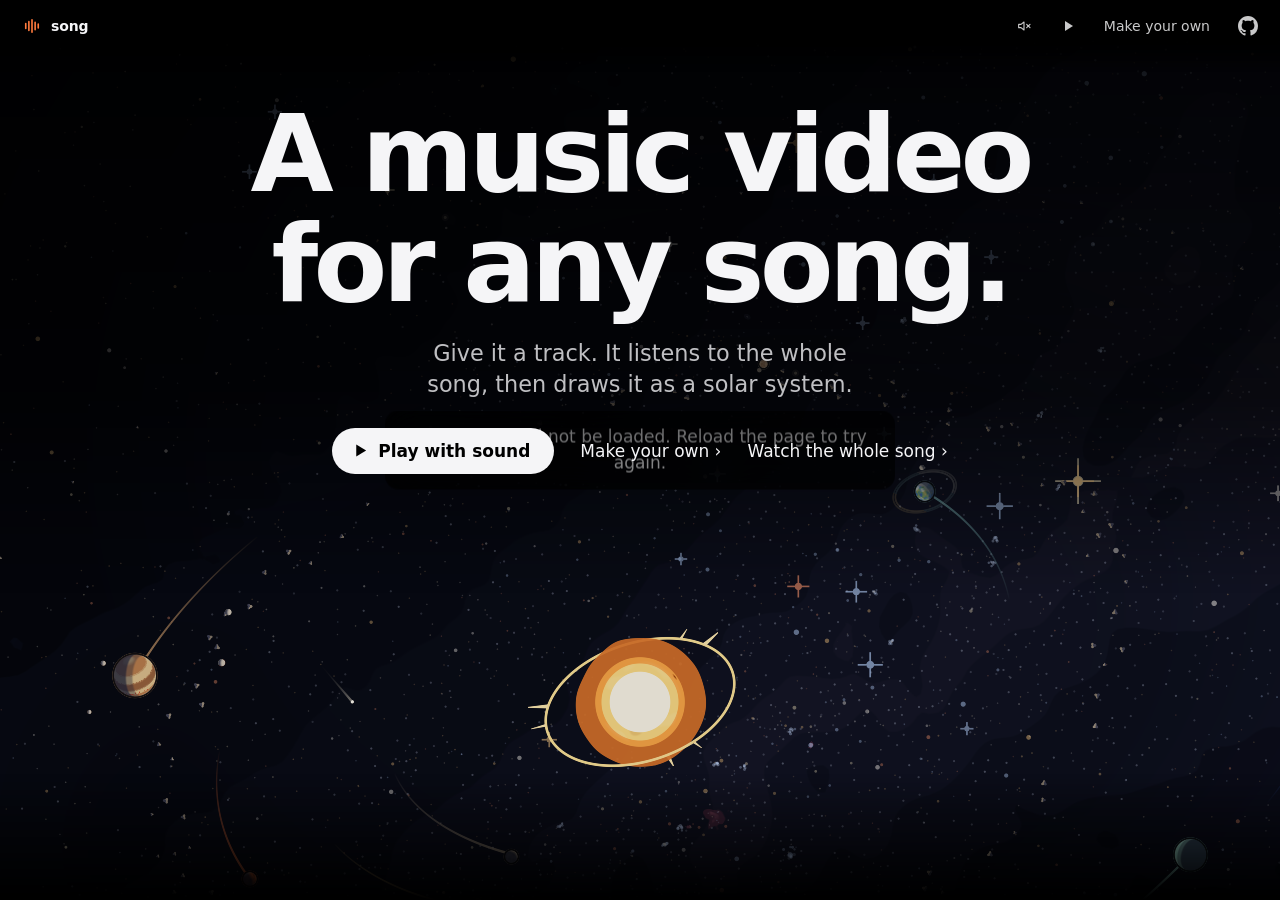
<file: docs/index.html>
<!doctype html>
<html lang="en">
<head>
<meta charset="utf-8">
<meta name="viewport" content="width=device-width, initial-scale=1, viewport-fit=cover">
<meta name="color-scheme" content="dark">
<meta name="theme-color" content="#000000">
<title>song: a music video for any song</title>
<meta name="description" content="Give it a track. It listens to the whole song, then draws it as a solar system where every beat, note and word moves something. Free, open source, and made on your own Mac.">
<link rel="canonical" href="https://jugalm.com/song/">
<meta property="og:type" content="website">
<meta property="og:site_name" content="song">
<meta property="og:title" content="song: a music video for any song">
<meta property="og:description" content="Give it a track. It listens to the whole song, then draws it as a solar system where every beat, note and word moves something.">
<meta property="og:url" content="https://jugalm.com/song/">
<meta property="og:image" content="https://jugalm.com/song/img/card.jpg">
<meta property="og:image:width" content="1200">
<meta property="og:image:height" content="630">
<meta property="og:image:alt" content="A music video for any song. The Sun and its planets, drawn from a song.">
<meta name="twitter:card" content="summary_large_image">
<meta name="twitter:image" content="https://jugalm.com/song/img/card.jpg">
<script type="application/ld+json">{"@context":"https://schema.org","@type":"SoftwareApplication","@id":"https://jugalm.com/song/#app","name":"song","url":"https://jugalm.com/song/","applicationCategory":"MultimediaApplication","operatingSystem":"macOS","dateCreated":"2026","image":"https://jugalm.com/song/img/cosmos-still.webp","description":"Give it a track. It listens to the whole song, then draws it as a solar system where every beat, note and word moves something. Free, open source, and made on your own Mac.","sameAs":"https://github.com/nuterian/song","license":"https://opensource.org/license/mit","offers":{"@type":"Offer","price":"0","priceCurrency":"USD"},"author":{"@type":"Person","@id":"https://jugalm.com/#me","name":"Jugal Manjeshwar","url":"https://jugalm.com/"},"isPartOf":{"@id":"https://jugalm.com/#site"}}</script>
<link rel="apple-touch-icon" href="video/icons/icon-180.png">
<link rel="icon" href="data:image/svg+xml,%3Csvg xmlns='http://www.w3.org/2000/svg' viewBox='0 0 32 32'%3E%3Crect width='32' height='32' rx='7' fill='%230b0d11'/%3E%3Cpath d='M6 20 L6 12 M11 23 L11 9 M16 26 L16 6 M21 22 L21 10 M26 19 L26 13' stroke='%23ff7a3d' stroke-width='2.6' stroke-linecap='round'/%3E%3C/svg%3E">
<!-- The poster is what the page paints first; the live picture arrives over it. -->
<link rel="preload" as="image" href="img/poster.webp" fetchpriority="high" media="(min-aspect-ratio: 1/1)">
<link rel="preload" as="image" href="img/poster-tall.webp" fetchpriority="high" media="(max-aspect-ratio: 1/1)">
<script>document.documentElement.classList.add("js", "scripted");</script>
<style>
:root{
  --ink:#f5f5f7; --dim:#a1a1a6; --faint:#86868b; --line:#1d1d1f; --hair:rgba(245,245,247,.14); --accent:#ff7a3d;
  --ease:cubic-bezier(.16,.84,.34,1);
  --mono:ui-monospace,SFMono-Regular,"SF Mono",Menlo,monospace;
}
*{box-sizing:border-box}
html{-webkit-text-size-adjust:100%;background:#000;overflow:hidden}
body{margin:0;background:#000;color:var(--ink);
  font:1.1875rem/1.45 -apple-system,BlinkMacSystemFont,"SF Pro Display","Segoe UI",system-ui,sans-serif;
  -webkit-font-smoothing:antialiased;overflow-x:clip}
a{color:inherit;text-decoration:none}
button{font:inherit;color:inherit;background:none;border:0;padding:0;cursor:pointer}
img{display:block;max-width:100%;height:auto}
:focus-visible{outline:2px solid var(--accent);outline-offset:3px;border-radius:8px}
h1,h2{margin:0;font-weight:700;letter-spacing:-.045em;line-height:1.02;text-wrap:balance}
h1{font-size:clamp(2.75rem,min(8.4vw,23svh - 96px),7.75rem)}     /* by the height too: what is said, and its buttons, end above the Sun */
h2{font-size:clamp(2.5rem,7.2vw,6.5rem)}
/* a heading begins at the top of its capitals, where the browser can trim the space above them */
h1,h2{text-box-trim:trim-start;text-box-edge:cap alphabetic}
.lede{margin:.9em auto 0;max-width:30em;color:var(--dim);font-size:clamp(1.0625rem,1.75vw,1.5rem);line-height:1.35;text-wrap:balance}

/* The bar: a name and two ways on, over the picture. The hero's own two ways on are quiet
   links: the one white button on the first screen is the film's. */
header{position:fixed;inset:0 0 auto;height:52px;display:flex;align-items:center;gap:28px;padding:0 max(22px,env(safe-area-inset-left));
  z-index:10;font-size:0.875rem;color:rgba(245,245,247,.82);white-space:nowrap}
/* what scrolls goes under the bar, not through it: a shade, all but solid behind the bar's
   words and gone a little under them (a blur would be drawn again with every frame of the
   picture) */
header::before{content:"";position:absolute;left:0;right:0;top:0;height:calc(100% + 20px);z-index:-1;pointer-events:none;
  background:linear-gradient(to bottom,rgba(0,0,0,.97),rgba(0,0,0,.97) 40px,rgba(0,0,0,.5) 56px,rgba(0,0,0,0) 72px)}
header .mark{display:flex;align-items:center;gap:9px;color:var(--ink);font-weight:600;letter-spacing:-.01em;margin-right:auto}
header .mark svg{width:20px;height:20px}
header a:hover{color:var(--ink)}
header a{padding:12px 8px;margin:0 -8px}
header .ctl{padding:14px;margin:-14px}
header .mark{padding:12px 8px 12px 0;margin-left:0}

/* The film: one picture, the whole screen, and over it the page, which is what scrolls. It
   is the video itself, drawn live and silent in a frame of its own; the poster is under it
   from the first paint. The page itself does not scroll: Safari (26, on an iPhone) does not
   draw what is fixed or sticky under its glass bar at the foot, and does draw the page, so
   the picture is part of the page, standing still, and what is read scrolls over it. */
.film{--bar:0px;--low:28svh;--mid:28svh;--side:0px;timeline-scope:--page}
.page{position:absolute;left:0;top:0;width:100%;height:100vh;z-index:1;overflow-x:hidden;overflow-y:auto;overscroll-behavior:contain;scroll-timeline:--page block}
.page:focus,section:focus{outline:none}      /* where the script puts the keyboard, not where a visitor did */
/* where the Sun is (set on the film): under the window's middle by --low in the first screen and
   --mid after it, and to its right by --side (the poster, the video and the play button all go by
   these). Low enough that what the first screen says, and its buttons, end above the Sun's glow.
   The picture goes on under a telephone's browser bar, where the bar is glass (Safari's):
   --bar is how far past the window it goes (on the film, set by the script to the screen's
   own foot on a telephone, since Safari's 100lvh stops short of it), and the middle of what
   is seen is above it. (The height is in svh only where svh is known: a browser that does not
   know it would have no height at all, and a page as tall as what it holds cannot be scrolled.) */
.screen{position:absolute;left:0;top:0;width:100%;height:100vh;overflow:hidden;background:#000;z-index:0}
@supports (height:1svh){.page,.screen{height:calc(100svh + var(--bar))}}
/* The poster, which the video is drawn over: the video's own frame at the moment the page
   begins (1:32), at the size and in the place the video draws that frame, so that one
   crosses into the other unseen (it was another moment, larger: two Suns for a moment). It
   sits low, the Sun under what is said, on every screen of the film (a little lower after
   the first, where more is said). Its top and bottom go to black under two strips of its
   own, so it has no edge wherever it sits. (A mask did that first, and a mask over a canvas
   that is drawn sixty times a second is composited sixty times a second.) */
.pic{position:absolute;left:50%;top:50%;width:min(100vw,calc(100svh * 16 / 9));aspect-ratio:16/9;
  translate:calc(-50% + var(--side)) calc(-50% + var(--mid) - var(--bar) / 2);scale:1.12;will-change:translate,scale;
  transition:scale 2.8s var(--ease),translate 1.6s var(--ease);
  background:#000 url(img/poster.webp) center/cover no-repeat}
.pic::before,.pic::after{content:"";position:absolute;left:0;right:0;z-index:1;pointer-events:none}
.pic::before{top:-1px;height:8%;background:linear-gradient(to bottom,#000,rgba(0,0,0,0))}
.pic::after{bottom:-1px;height:8%;background:linear-gradient(to top,#000,rgba(0,0,0,0))}
.film.live .pic{scale:1}
.film[data-beat="0"] .pic{translate:calc(-50% + var(--side)) calc(-50% + var(--low) - var(--bar) / 2)}
/* the video over it: the whole window, whatever its shape, the picture going on round its
   frame; where the poster sits is where the video's Sun is set (the script asks, a frame at a time) */
.video{position:absolute;inset:0}
.video iframe{position:absolute;inset:0;width:100%;height:100%;border:0;opacity:0;scale:1.12;transition:opacity 1.4s var(--ease),scale 2.8s var(--ease)}
.film.live .video iframe{opacity:1;scale:1}
/* what is over the picture has the dark it needs, and no more: the picture is what is shown.
   What is said is at the head of the screen, where the dark is, and the Sun is under it. */
.veil{position:absolute;inset:0;background:#000;opacity:.12;transition:opacity 1.2s var(--ease);will-change:opacity}
.film[data-beat="1"] .veil,.film[data-beat="2"] .veil,.film[data-beat="3"] .veil{opacity:.24}
/* dark for a moment, while the song is taken to where a line is sung */
.dark{position:absolute;inset:0;background:#000;opacity:0;pointer-events:none;transition:opacity .38s var(--ease)}
.film.dip .dark{opacity:.5}      /* half dark: enough to carry the jump, not a black flash */
.fade{position:absolute;inset:0;background:
  linear-gradient(to bottom,rgba(0,0,0,.82),rgba(0,0,0,.6) 44%,rgba(0,0,0,0) 66%),
  linear-gradient(to top,#000,rgba(0,0,0,0) 14%)}
.ctl{display:inline-flex;align-items:center;gap:7px;visibility:hidden;opacity:0;transition:opacity .6s var(--ease),color .2s}
.ctl.ready{visibility:visible;opacity:1}
.ctl:hover{color:var(--ink)}
.ctl svg{width:16px;height:16px}
/* The sound has a small sign in the bar, beside the pause: struck through while the song is
   silent. What asks for the sound is in the hero, the one white button on the first screen. */
header .gh{padding:12px;margin:0 -12px}
header .gh svg{width:20px;height:20px;display:block}
/* Play with sound: at the head of the hero's row, over nothing of the picture. It is there
   while the song is silent, whether the film is moving or has not started (a click starts it
   with its sound). With the sound on it draws in and goes, and the two links beside it settle
   to the middle; upright it keeps its line, so nothing under it moves. */
#playbig{gap:9px;padding:0 24px 0 20px;max-width:16rem;overflow:hidden;white-space:nowrap;
  transition:transform .25s var(--ease),opacity .4s var(--ease),max-width .5s var(--ease),padding .5s var(--ease),margin .5s var(--ease),visibility 0s}
#playbig svg{width:17px;height:17px;flex:none}
header.loud ~ .film #playbig{opacity:0;max-width:0;padding:0;margin-right:-26px;pointer-events:none;visibility:hidden;transition-delay:0s,0s,0s,0s,0s,.5s}
html:not(.scripted) #playbig{display:none}      /* it is the script's */
.film.still .cue{visibility:hidden}      /* not its opacity: where the scroll moves that, the scroll has the last word */
/* paused or played by a click on the picture: said once, in the middle, and gone */
.blip{position:absolute;inset:0;margin:auto;z-index:3;width:72px;height:72px;border-radius:50%;display:grid;place-items:center;pointer-events:none;
  background:rgba(0,0,0,.55);color:var(--ink);opacity:0;scale:.8}
.blip svg{width:26px;height:26px}
.blip.shown{animation:blip .7s var(--ease)}
@keyframes blip{0%{opacity:0;scale:.8}25%{opacity:1;scale:1}100%{opacity:0;scale:1.12}}
.beats{cursor:pointer}

/* What is said over it: one thing to a screen. */
.beats{position:relative}
.beat{min-height:100svh;display:grid;place-content:start center;justify-items:center;text-align:center;padding:clamp(80px,11svh,130px) 24px 64px}
.beat a,.beat button{pointer-events:auto}
.beat .lede{color:rgba(245,245,247,.88)}
.hero .lede{color:rgba(245,245,247,.78)}
html.js .beat > *{opacity:0;transform:translateY(24px);transition:opacity .6s var(--ease),transform .7s var(--ease)}
html.js .beat.on > *{opacity:1;transform:none}
html.js .beat.on > :nth-child(2){transition-delay:.1s}
html.js .beat.on > :nth-child(3){transition-delay:.2s}
.go{margin-top:1.7em;display:flex;flex-wrap:wrap;gap:18px 26px;align-items:center;justify-content:center;font-size:1.0625rem}
.ways{display:flex;flex-wrap:wrap;gap:20px 26px;align-items:center;justify-content:center}     /* 20 down: two quiet links one above the other keep their reach apart */
.btn{display:inline-flex;align-items:center;height:46px;padding:0 26px;border-radius:23px;background:var(--ink);color:#000;font-weight:600;
  transition:transform .25s var(--ease)}
.btn:hover{transform:scale(1.04)}
.more{color:var(--ink);display:inline-block;padding:10px 4px;margin:-10px -4px}
.more::after{content:" \203A";content:" \203A" / ""}      /* drawn, not read out */
.more:hover{text-decoration:underline;text-underline-offset:4px}
.cue{position:absolute;left:50%;bottom:calc(26px + var(--bar));z-index:2;width:22px;height:34px;margin-left:-11px;border-radius:11px;background:rgba(0,0,0,.4);box-shadow:0 0 0 1.5px rgba(245,245,247,.5);
  transition:opacity .5s var(--ease)}
.cue::after{content:"";position:absolute;left:50%;top:7px;width:3px;height:7px;margin-left:-1.5px;border-radius:2px;background:var(--ink);animation:cue 1.9s var(--ease) infinite}
@keyframes cue{0%{transform:none;opacity:1}70%,100%{transform:translateY(11px);opacity:0}}
.film:not([data-beat="0"]) .cue,header.solid ~ .film .cue{opacity:0}      /* nor after the film, where the page was opened there */
/* what was heard: the song's own moments, running through now (video/heard.js) */
.heard{display:block;width:min(86vw,640px);height:98px;margin-top:1.9em;visibility:hidden}
.heard.ready{visibility:visible}
/* the cameras: three of a width, and one thumb that slides to the chosen one (as the player's
   own page has it), not three that light in turn */
.seg{position:relative;display:grid;grid-auto-flow:column;grid-auto-columns:1fr;margin-top:1.6em;border-radius:22px;font-size:0.9375rem;background:rgba(28,28,30,.9)}
.seg::before{content:"";position:absolute;top:0;bottom:0;left:0;width:calc(100% / 3);border-radius:22px;background:var(--ink);
  translate:calc(var(--i,1) * 100%) 0;transition:translate .45s var(--ease)}
.seg button{position:relative;z-index:1;height:44px;padding:0 16px;border-radius:22px;color:var(--dim);transition:color .3s var(--ease)}
.seg button:hover{color:var(--ink)}
.seg button.on{color:#000}

/* After the film: that it is yours to direct, and how to have it. */
/* The picture goes on under them, further off: the camera goes down from the Sun into the
   sky as the film ends, and the dark deepens (the script, by how far the film has gone) */
.dusk{position:absolute;inset:0;background:#000;opacity:0;pointer-events:none}
section.own,section.get{position:relative;z-index:2;text-align:center;padding:clamp(90px,14svh,170px) 24px 0}
/* what is said after the film is a chapter, not a screen: smaller than what is said over it */
section.own h2,section.get h2{font-size:clamp(2rem,5vw,4.5rem)}
section.own .lede,section.get .lede{font-size:clamp(1.0625rem,1.5vw,1.375rem)}
.shot{margin:clamp(40px,6svh,72px) auto 0;width:min(100%,1280px,calc((100svh - 150px) * 1.6));min-width:min(100%,320px);border-radius:12px;box-shadow:0 0 0 1px var(--hair)}
/* the three things it does: three sentences in one column, each led by what it is called */
.three{margin:clamp(64px,10svh,120px) auto 0;max-width:36rem;padding:0;list-style:none;text-align:left}
.three li{margin:0 0 1.25em;font-size:clamp(1.25rem,2.1vw,1.75rem);line-height:1.3;letter-spacing:-.015em;text-wrap:pretty}
.three b{font-weight:650;color:var(--ink)}
.three span{color:rgba(245,245,247,.72)}
/* so that it can be at the head of the window: it and the foot together fill one (the foot is 16svh and 136px, and the bar) */
section.get{padding-bottom:0;min-height:calc(84svh - 136px)}
/* the install: a hairline round the commands, each behind a prompt that is drawn, not copied */
.code{position:relative;margin:clamp(34px,5svh,56px) auto 0;width:min(100%,620px);text-align:left;background:rgba(0,0,0,.32);border-radius:12px;box-shadow:0 0 0 1px var(--hair);
  padding:16px 60px 16px 20px;font:0.9375rem/1.6 var(--mono);color:var(--ink);overflow-x:auto;white-space:pre}
.code .c{color:var(--dim)}
.code .l::before{color:var(--faint)}
.code .l::before{content:"$ "}
.copy{position:absolute;top:6px;right:6px;width:44px;height:44px;border-radius:9px;display:grid;place-items:center;color:var(--dim)}
.copy:hover{background:var(--line);color:var(--ink)}
.copy svg{width:17px;height:17px}
html:not(.scripted) .copy,html:not(.scripted) .send{display:none}      /* they are the script's */
/* a telephone cannot run the install: it sends the page to the Mac that can */
.send{display:none;margin-top:clamp(34px,5svh,56px)}
.send p{margin:14px 0 0;color:var(--dim);font-size:0.9375rem}
@media (hover:none) and (pointer:coarse){
  .send{display:block}
  .send + .code{margin-top:28px}
}
/* the small print: the four facts in one line, parted by dots */
.fine{margin:22px auto 0;max-width:34em;font-size:0.875rem;line-height:1.5;color:rgba(245,245,247,.72);text-wrap:balance}
/* what is read after the film is nearly white, so the picture under it may be less dark */
section.own .lede,section.get .lede,.send p{color:rgba(245,245,247,.82)}
/* the end: room, the name, and one line */
footer{position:relative;z-index:2;padding:clamp(90px,16svh,180px) 24px calc(44px + var(--bar));text-align:center;color:rgba(245,245,247,.72);font-size:0.8125rem}
footer .end{display:inline-flex;align-items:center;gap:12px;font-size:1.5rem;font-weight:600;letter-spacing:-.02em;color:var(--ink);padding:10px 12px;margin:-10px -12px}
footer .end svg{width:30px;height:30px}
footer p{margin:22px 0 0}
footer p a{display:inline-block;padding:14px 0;margin:-14px 0}
footer a:hover{color:var(--ink)}

/* The scroll itself moves things, where the browser can tie them to it: the picture up
   to the middle, the dark over it, each statement in and out as its screen goes by, what
   comes after the film as it is reached. Those run where the page is composited, not in a
   script, and go exactly as far as the scroll has. Where the browser cannot, the classes
   the script sets do the same in steps, eased; with no script, everything is simply there. */
@supports (animation-timeline: view()) {
  @media (prefers-reduced-motion:no-preference){
    .pic{transition:scale 2.8s var(--ease);animation:seat linear both;animation-timeline:--page;animation-range:0svh 100svh}
    .veil{transition:none;animation:dim linear both;animation-timeline:--page;animation-range:12svh 92svh}
    .cue{animation:gone linear both;animation-timeline:--page;animation-range:0svh 24svh}
    .beat{view-timeline:--beat block}
    html.js .beat > *{opacity:1;transform:none;transition:none}
    html.js .beat.hero > *{animation:leave linear both;animation-timeline:--page;animation-range:6svh 60svh}
    html.js .beat:not(.hero) > *{animation:say linear both;animation-timeline:--beat;animation-range:cover 0% cover 100%}
    .rise{animation:rise linear both;animation-timeline:view();animation-range:entry 0% entry 70%}
    .shot{animation:grow linear both;animation-timeline:view();animation-range:entry 0% cover 38%}
  }
}
@keyframes seat{from{translate:calc(-50% + var(--side)) calc(-50% + var(--low) - var(--bar) / 2)}to{translate:calc(-50% + var(--side)) calc(-50% + var(--mid) - var(--bar) / 2)}}
@keyframes dim{from{opacity:.12}to{opacity:.24}}
@keyframes gone{to{opacity:0}}
@keyframes leave{to{opacity:0;translate:0 -48px}}
@keyframes say{0%,20%{opacity:0;translate:0 28px}40%,60%{opacity:1;translate:0 0}80%,100%{opacity:0;translate:0 -28px}}
@keyframes rise{from{opacity:0;transform:translateY(28px)}}
@keyframes grow{from{opacity:.2;transform:scale(.86)}}

/* wide and short: the words take more of the height, so the picture sits lower still */
@media (min-aspect-ratio:19/10){
  .film{--low:30svh;--mid:33svh}
  .fade{background:
    linear-gradient(to bottom,rgba(0,0,0,.84),rgba(0,0,0,.62) 46%,rgba(0,0,0,0) 70%),
    linear-gradient(to top,#000,rgba(0,0,0,0) 14%)}
}
/* upright (a telephone in the hand): the tall picture, the one the studio exports for it,
   filling the screen; a screen narrower than 9:16 loses a little of its sides, where nothing
   is. What is said is at the head of each screen and what is done at its foot, with the Sun
   between them. */
@media (max-aspect-ratio:1/1){
  /* the Sun in the middle of the room left between what is said and what is done */
  .film{--low:calc(20px + 3.5svh);--mid:var(--low);--shade:330px}
  .pic{width:min(100vw,calc(100svh * 9 / 16));aspect-ratio:9/16;
    background-image:url(img/poster-tall.webp)}
  .fade{background:
    linear-gradient(to bottom,rgba(0,0,0,.86),rgba(0,0,0,.62) 240px,rgba(0,0,0,0) var(--shade)),
    linear-gradient(to top,rgba(0,0,0,.35),rgba(0,0,0,.86) var(--bar),rgba(0,0,0,.5) calc(var(--bar) + 90px),rgba(0,0,0,0) calc(var(--bar) + 190px))}
  /* a screen in three: what is said at its head, the Sun in the middle, and what is done
     at its foot, where the thumb is (the page's buttons, what was heard, the cameras) */
  .beat{display:flex;flex-direction:column;justify-content:start;align-items:center;height:100svh;padding:76px 20px calc(34px + env(safe-area-inset-bottom))}
  .go,.heard,.seg{margin-top:auto}
  .go{flex-direction:column}
  header.loud ~ .film #playbig{margin-right:0}
  .cue{display:none}
  /* the copy button is beside the first line, which is short and as tall as the button, so
     that no command is under a finger's reach of it: the rest may have the width, and a line
     that still does not fit goes on to the next rather than out of sight */
  .code{font-size:0.75rem;padding:8px 16px 18px;white-space:pre-wrap;overflow-wrap:anywhere}
  .code .c{display:inline-block;line-height:44px}
  .code .l::before{content:none}
}
/* the longest command, 42 characters, on one line down to 320 px */
@media (max-width:380px){
  .code{font-size:0.6875rem}
}
/* a telephone on its side: no height for words over the Sun, so they are beside it, the
   words on the left and the Sun on the right */
@media (min-aspect-ratio:1/1) and (max-height:500px){
  .film{--low:14px;--mid:14px;--side:22vw}
  .fade{background:
    linear-gradient(to right,rgba(0,0,0,.86),rgba(0,0,0,.6) 44%,rgba(0,0,0,0) 64%),
    linear-gradient(to bottom,rgba(0,0,0,.8),rgba(0,0,0,.52) 60px,rgba(0,0,0,0) 110px)}
  .beat{place-content:center start;justify-items:start;text-align:left;padding:76px 0 20px max(32px,calc(env(safe-area-inset-left) + 12px))}
  .beat > *{max-width:min(46vw,440px)}
  h1,h2{font-size:clamp(1.875rem,min(12svh,5.4vw),3.25rem);text-wrap:pretty}
  .beat .lede{margin-left:0;font-size:1rem;text-wrap:pretty}
  .go{justify-content:flex-start;margin-top:1.1em;gap:10px 22px}
  .ways{justify-content:flex-start;gap:10px 22px}
  .heard{width:min(46vw,440px);margin-top:.9em}
  .seg{margin-top:1.1em}
  .cue{display:none}
}
/* three abreast while each has room for a line of a few words; one above another below that:
   a narrow column with room at its sides, each sentence in lines of a like length, the lines
   as close as the sentence's own size asks (the paragraph's larger one had set them apart),
   and one even space between the three */
@media (max-width:640px){
  .three{max-width:21rem;margin-top:clamp(48px,8svh,80px)}
  .three li{font-size:1.25rem}
}
/* a finger has no mouse to scroll with: the cue is a plain mark */
@media (hover:none){
  .cue{width:2px;height:34px;margin-left:-1px;border-radius:1px;box-shadow:none;background:rgba(245,245,247,.3)}
  .cue::after{top:0;width:2px;height:12px;margin-left:-1px;border-radius:1px}
}
/* a telephone's bar: the name, the pause, the sound and GitHub; "Make your own" is the
   page's own first button and its last section */
@media (max-width:440px){
  header .own{display:none}
  /* the foot does not fit one line: who made it has a line of its own, and no dot begins it */
  footer .dot{display:none}
  footer .by{display:block;margin-top:6px}
}
@media (max-width:360px){
  header{padding:0 14px}
}
/* narrower than any telephone made now (a folded one, a sliver of a split screen): the bar
   keeps what plays the song; GitHub is at the page's foot, and the mark says the name */
@media (max-width:340px){
  header .gh{display:none}
}
@media (max-width:300px){
  header .mark{font-size:0;gap:0}
}
@media (prefers-reduced-motion:reduce){
  .pic,.video iframe,.veil,.dark,.btn,#playbig,.seg button,.seg::before{transition:none}
  html.js .beat > *{opacity:1;transform:none;transition:none}
  .cue::after{animation:none}
}
</style>
</head>
<body>

<header id="bar">
  <a class="mark" href="./" aria-label="song">
    <svg viewBox="0 0 32 32" aria-hidden="true"><path d="M6 20V12M11 23V9M16 26V6M21 22V10M26 19V13" stroke="#ff7a3d" stroke-width="2.6" stroke-linecap="round" fill="none"/></svg>song
  </a>
  <button class="ctl" id="sound" aria-label="Play with sound"></button>
  <button class="ctl" id="pause" aria-label="Pause"></button>
  <a class="own" href="#get">Make your own</a>
  <a class="gh" href="https://github.com/nuterian/song" aria-label="GitHub"><svg viewBox="0 0 16 16" aria-hidden="true"><path fill="currentColor" d="M8 0C3.58 0 0 3.58 0 8c0 3.54 2.29 6.53 5.47 7.59.4.07.55-.17.55-.38 0-.19-.01-.82-.01-1.49-2.01.37-2.53-.49-2.69-.94-.09-.23-.48-.94-.82-1.13-.28-.15-.68-.52-.01-.53.63-.01 1.08.58 1.23.82.72 1.21 1.87.87 2.33.66.07-.52.28-.87.51-1.07-1.78-.2-3.64-.89-3.64-3.95 0-.87.31-1.59.82-2.15-.08-.2-.36-1.02.08-2.12 0 0 .67-.21 2.2.82.64-.18 1.32-.27 2-.27.68 0 1.36.09 2 .27 1.53-1.04 2.2-.82 2.2-.82.44 1.1.16 1.92.08 2.12.51.56.82 1.27.82 2.15 0 3.07-1.87 3.75-3.65 3.95.29.25.54.73.54 1.48 0 1.07-.01 1.93-.01 2.2 0 .21.15.46.55.38A8.013 8.013 0 0 0 16 8c0-4.42-3.58-8-8-8z"/></svg></a>
</header>

<div class="film" id="film" data-beat="0">
  <div class="screen">
    <div class="pic" id="pic" role="img" aria-label="The music video for Gravity in Motion, drawn live: the Sun and its planets moving with the song"></div>
    <div class="video" id="video"></div>
    <div class="veil"></div>
    <div class="dark"></div>
    <div class="fade"></div>
    <div class="dusk" id="dusk"></div>
    <span class="blip" id="blip" aria-hidden="true"></span>
    <span class="cue" aria-hidden="true"></span>
  </div>

  <div class="page" id="page" tabindex="-1">
  <main>
  <div class="beats">
    <section class="beat hero on" data-beat="0">
      <h1>A music video<br>for any song.</h1>
      <p class="lede">Give it a track. It listens to the whole song, then draws it as a solar system.</p>
      <div class="go">
        <button class="btn" id="playbig"><svg viewBox="0 0 24 24" aria-hidden="true"><path d="M6 3.5v17l14-8.5z" fill="currentColor"/></svg>Play with sound</button>
        <span class="ways"><a class="more" href="#get">Make your own</a><a class="more" href="video/">Watch the whole song</a></span>
      </div>
    </section>

    <section class="beat" data-beat="1" data-camera="static" data-words="off">
      <h2>First, it listens.</h2>
      <canvas class="heard" id="heard" role="img" aria-label="The kick, the bass, the notes and the voice of the song, each moment marked as it plays"></canvas>
    </section>

    <section class="beat" data-beat="2" data-camera="cinematic" data-words="on">
      <h2>Then everything moves.</h2>
      <p class="lede">The kick swells the Sun. The planets follow its pull.</p>
    </section>

    <section class="beat" data-beat="3" data-camera="hybrid" data-words="on">
      <h2>Three cameras.<br>One song.</h2>
      <span class="seg" id="cams" role="group" aria-label="Camera"></span>
    </section>
  </div>

<section class="own">
  <h2 class="rise">Then direct it<br>yourself.</h2>
  <p class="lede rise">Change a shot. Move a moment. Or just ask.</p>
  <img class="shot" src="img/studio-1440.webp" srcset="img/studio-1440.webp 1440w, img/studio.webp 2880w" sizes="min(100vw - 48px, 1280px)"
       width="2880" height="1800" loading="lazy" decoding="async"
       alt="The studio: the video, with the planets in a line, above a timeline of the song's sections, camera shots and lyric lines">
  <ol class="three">
    <li class="rise"><b>By hand.</b> <span>Shots, moments and words on one timeline. Drag them.</span></li>
    <li class="rise"><b>By asking.</b> <span>A model on your Mac proposes the change. You decide.</span></li>
    <li class="rise"><b>To keep.</b> <span>1080p at 60, wide or tall, or a loop for Spotify's Canvas.</span></li>
  </ol>
</section>

<section class="get" id="get">
  <h2 class="rise">Free. Open.<br>On your Mac.</h2>
  <p class="lede rise">No account, no uploads, no keys. Everything runs where your music is.</p>
  <div class="send rise"><button class="btn" id="send">Send to my Mac</button><p>It runs on a Mac with Apple Silicon.</p></div>
  <div class="code rise" id="code"><span class="c"># macOS, Apple Silicon</span>
<span class="l">git clone https://github.com/nuterian/song</span>
<span class="l">cd song &amp;&amp; ./setup.sh</span>
<span class="l">visuals/.venv/bin/python -m visuals studio</span><button class="copy" id="copy" aria-label="Copy the commands"></button></div>
  <p class="fine rise">Python 3.12 and ffmpeg · 2.1 GB, plus about 8 GB of models · about 12 minutes a song on an M4 Air · MIT, the lyric model non&#8209;commercial</p>
</section>
  </main>

  <!-- The end: the name, and under it the sky, which comes back as the page ends. -->
  <footer>
    <a class="mark end" href="./" aria-label="song"><svg viewBox="0 0 32 32" aria-hidden="true"><path d="M6 20V12M11 23V9M16 26V6M21 22V10M26 19V13" stroke="#ff7a3d" stroke-width="2.6" stroke-linecap="round" fill="none"/></svg>song</a>
    <p><a href="https://github.com/nuterian/song">github.com/nuterian/song</a> · MIT<span class="dot"> · </span><span class="by">made by <a href="https://jugalm.com/">Jugal Manjeshwar</a></span></p>
  </footer>
  </div>
</div>

<script>
// The film is the video itself, drawn live by the player in a frame of its own
// (video/?bare=1), silent until asked. What is said over it, a screen at a time, also
// directs it: each statement names the camera it is seen through and whether the words
// show. Nothing here is needed to read the page: without it the poster stands and every
// line is there.
(function () {
  var film = document.getElementById("film"), pic = document.getElementById("pic");
  var sound = document.getElementById("sound"), pause = document.getElementById("pause"), blip = document.getElementById("blip");
  var cams = document.getElementById("cams"), bar = document.getElementById("bar"), big = document.getElementById("playbig");
  var ICON = {
    off: '<svg viewBox="0 0 24 24" fill="none" stroke="currentColor" stroke-width="1.7" stroke-linecap="round" stroke-linejoin="round" aria-hidden="true"><path d="M4 9.5v5h3.5L12 18V6L7.5 9.5z"/><path d="m16 9.5 5 5M21 9.5l-5 5"/></svg>',
    on: '<svg viewBox="0 0 24 24" fill="none" stroke="currentColor" stroke-width="1.7" stroke-linecap="round" stroke-linejoin="round" aria-hidden="true"><path d="M4 9.5v5h3.5L12 18V6L7.5 9.5z"/><path d="M15.5 9a4.2 4.2 0 0 1 0 6M18.2 6.5a8 8 0 0 1 0 11"/></svg>',
    copy: '<svg viewBox="0 0 24 24" fill="none" stroke="currentColor" stroke-width="1.7" stroke-linecap="round" stroke-linejoin="round" aria-hidden="true"><rect x="8.5" y="8.5" width="11" height="11" rx="2"/><path d="M15.5 8.5V6.5a2 2 0 0 0-2-2h-7a2 2 0 0 0-2 2v7a2 2 0 0 0 2 2h2"/></svg>',
    done: '<svg viewBox="0 0 24 24" fill="none" stroke="currentColor" stroke-width="1.9" stroke-linecap="round" stroke-linejoin="round" aria-hidden="true"><path d="m5 12.5 4.5 4.5L19 7.5"/></svg>',
    play: '<svg viewBox="0 0 24 24" aria-hidden="true"><path d="M7.5 4.5v15l12-7.5z" fill="currentColor"/></svg>',
    pause: '<svg viewBox="0 0 24 24" aria-hidden="true"><path d="M7 5h3.4v14H7zM13.6 5H17v14h-3.4z" fill="currentColor"/></svg>'
  };
  var frame = null, player = null, beat = null, away = false, stopped = false, fader = 0, past = 0, drawn = false, wanted = false;
  // where in the song it begins: four seconds before its strongest re-entry, so that the
  // page opens into it; unless the address says otherwise (?t=)
  var from = Number(new URLSearchParams(location.search).get("t")) || 92;
  // the frame: tall where the window is upright, and changed with it if it is turned
  var upright = matchMedia("(max-aspect-ratio: 1/1)");
  // The video has the whole window; the poster under it is where the page's style sets it
  // (low in the hero, up to the middle as the page is read), and the video's picture is set
  // by as much: how far the poster's middle is under the window's.
  var screen_ = document.querySelector(".screen");
  function lift() {
    var p = pic.getBoundingClientRect(), s = screen_.getBoundingClientRect();
    return Math.round(p.top + p.height / 2 - s.top - s.height / 2);
  }
  function aside() {
    var p = pic.getBoundingClientRect(), s = screen_.getBoundingClientRect();
    return Math.round(p.left + p.width / 2 - s.left - s.width / 2);
  }
  // a telephone draws as many pixels as it keeps up with (as the demo's page has it)
  var phone = matchMedia("(hover: none) and (pointer: coarse)").matches && Math.min(screen.width, screen.height) < 600;

  // the song's loudness, eased to where it is wanted: nothing starts or stops at full
  function fade(to, ms, then) {
    var a = player.audio, from = a.volume, t0 = performance.now();
    clearInterval(fader);
    fader = setInterval(function () {
      var w = Math.min((performance.now() - t0) / ms, 1);
      a.volume = Math.max(0, Math.min(1, from + (to - from) * w * (2 - w)));
      if (w >= 1) { clearInterval(fader); if (then) then(); }
    }, 16);
  }
  function rest(then) { fade(0, 260, function () { player.audio.pause(); if (then) then(); }); }
  function go() { player.audio.volume = 0; var p = player.audio.play(); if (p && p.catch) p.catch(function () {}); fade(1, 420); }

  function said() {
    var paused = !player || player.audio.paused || stopped;
    pause.innerHTML = paused ? ICON.play : ICON.pause;
    pause.setAttribute("aria-label", paused ? "Play" : "Pause");
  }
  // pause or play, asked for: by the button in the bar, a click on the picture, or K (as a
  // video site has it; the space bar is left to page down, as on any page)
  function toggle(shown) {
    if (!player) return;
    stopped = !player.audio.paused && !stopped;
    if (stopped) rest(); else go();
    film.classList.remove("still");
    said();
    if (shown) {
      blip.innerHTML = stopped ? ICON.pause : ICON.play;
      blip.classList.remove("shown"); void blip.offsetWidth; blip.classList.add("shown");
    }
  }

  function say() {
    var muted = !player || player.audio.muted;
    bar.classList.toggle("muted", muted);
    bar.classList.toggle("loud", !muted);      // the hero's button goes while the song is heard
    sound.innerHTML = muted ? ICON.off : ICON.on;
    sound.setAttribute("aria-label", muted ? "Play with sound" : "Mute");
  }

  // That it has a sound is shown once while it is silent: the hero's button swells as the
  // song's next strong beat lands (a re-entry if one is near, else a kick), if it is in view.
  function nudge() {
    var t = player.time(), near = function (x) { return x >= t + 2 && x <= t + 14; };
    var beats = (player.drops || []).filter(near);
    if (!beats.length && player.heard) beats = player.heard.kick.t.filter(near);
    var wait = (beats.length ? beats[0] - t : 3) * 1000;
    setTimeout(function () {
      if (!player.audio.muted || player.audio.paused || stopped || away) return;
      if (big.animate && film.dataset.beat === "0") big.animate([{ scale: 1 }, { scale: 1.08, offset: .4 }, { scale: 1 }], { duration: 900, delay: 200, easing: "ease-in-out" });
    }, Math.max(wait - 600, 0));
  }

  // made once, and after that only lit: one that is made again has lost the keyboard
  function cameras() {
    if (!player) return;
    if (!cams.children.length) player.variants("camera").forEach(function (name) {
      var b = document.createElement("button");
      b.textContent = name.charAt(0).toUpperCase() + name.slice(1);
      b.dataset.name = name;
      // the visitor's choice is this screen's camera from now on: back on it, it is still theirs
      b.addEventListener("click", function () { cams.closest(".beat").dataset.camera = name; player.choose("camera", name, 1.6); cameras(); });
      cams.appendChild(b);
    });
    cams.style.setProperty("--i", Math.max(player.variants("camera").indexOf(player.chosen.camera), 0));      // where the thumb is
    [].forEach.call(cams.children, function (b) {
      b.className = player.chosen.camera === b.dataset.name ? "on" : "";
      b.setAttribute("aria-pressed", String(player.chosen.camera === b.dataset.name));
    });
  }

  // "The words arrive as they are sung": where no line is near, the song is taken to where
  // one is, under a moment's dark. Once, and only while it is silent: a song that is being
  // listened to is not moved.
  var arrived = false;
  function arrive() {
    if (arrived || !player || !player.audio.muted || player.audio.paused || stopped) return;
    var t = player.time(), sung = player.sung || [];
    if (!sung.length || sung.some(function (l) { return l[1] > t + 0.5 && l[0] < t + 4; })) return;
    var next = sung.filter(function (l) { return l[0] > t; })[0] || sung[0];
    arrived = true;
    film.classList.add("dip");
    setTimeout(function () {
      // asked again, now that the dark is here: its sound may have been asked for meanwhile
      if (player.audio.muted && !player.audio.paused && !stopped) player.audio.currentTime = Math.max(next[0] - 1.6, 0);
      setTimeout(function () { film.classList.remove("dip"); }, 260);
    }, 400);
  }

  // a line of the song keeps clear of what the page says, and of the window's foot; upright,
  // what is done is at the foot (the style puts it there), and the line keeps above it
  function clear() {
    if (!player || !player.setClear) return;
    if (beat && beat.dataset.words === "on") arrive();
    var said = beat && beat.dataset.words === "on" ? beat.children : [], foot = innerHeight * 0.95;
    var head = parseFloat(getComputedStyle(screen_).getPropertyValue("--shade")) || 0;      // below the head's shade, upright
    [].forEach.call(said, function (el) {
      var r = el.getBoundingClientRect();
      if (upright.matches && el.matches(".go,.heard,.seg")) foot = Math.min(foot, r.top); else head = Math.max(head, r.bottom);
    });
    player.setClear(Math.round(Math.min(head, innerHeight * 0.7) + 0.02 * innerHeight), Math.round(foot - 0.02 * innerHeight));
  }

  // the statement on screen directs the picture
  function direct() {
    if (!player || !beat) return;
    var cam = beat.dataset.camera || "hybrid";
    if (player.chosen.camera !== cam) player.choose("camera", cam, 2.2);      // a move, not a cut
    player.setLyrics(beat.dataset.words === "on" && past < 0.05);
    cameras();
  }

  // `heard`: asked for with a click, so it may start with its sound on
  function start(heard) {
    if (frame) return;
    film.classList.remove("still");
    frame = document.createElement("iframe");
    frame.title = "The music video, drawn live";
    frame.setAttribute("allow", "autoplay");
    frame.setAttribute("tabindex", "-1");
    frame.setAttribute("aria-hidden", "true");      // the picture is said once, by the poster under it; its controls are this page's
    frame.src = "video/?bare=1&adapt=1&track=gravity-in-motion&camera=hybrid&lyrics=off&maxheight=" + (phone ? 1440 : 1080) + "&maxpixels=" + (phone ? 2600000 : 1920 * 1080) +
      "&lift=" + lift() + "&aside=" + aside() + "&t=" + from + "&play=1" + (heard ? "" : "&muted=1") + (upright.matches ? "&shape=tall" : "");
    document.getElementById("video").appendChild(frame);
    var tries = 0, wait = setInterval(function () {
      var w = frame.contentWindow;
      if (w && w.player) {
        clearInterval(wait);
        player = w.player;
        window.songPlayer = player;
        dispatchEvent(new CustomEvent("songplayer", { detail: player }));    // what was heard is drawn from it
        player.audio.addEventListener("volumechange", say);
        if (player.audio.muted) {
          if (!player.audio.paused && player.audio.readyState > 2) nudge();      // it may be playing already
          else player.audio.addEventListener("playing", nudge, { once: true });
        }
        // from the first chorus to the song's own end, and then from its beginning: its
        // ending and its opening are made to be arrived at, which a jump back mid-song is not
        player.audio.addEventListener("ended", function () { player.audio.currentTime = 0; if (!stopped) go(); });
        // a browser that will not start it unasked: the play button, and a click starts it with its sound
        player.audio.addEventListener("play", function () { film.classList.remove("still"); said(); });
        player.audio.addEventListener("pause", said);
        setTimeout(function () { if (player.audio.paused && !stopped) film.classList.add("still"); }, 1500);
        (function set() {
          if (player.setLift) { player.setLift(lift() + Math.round(past * innerHeight * 0.8), aside()); if (!away) clear(); }
          // the song's words give way to the page's as soon as the film begins to go
          var words = past < 0.05 && !!beat && beat.dataset.words === "on";
          if (player.lyrics !== null && player.lyrics !== words) player.setLyrics(words);
          requestAnimationFrame(set);
        })();
        say(); said(); direct(); beyond();
        if (wanted) { wanted = false; listen(); }      // asked for before it was here
        sound.classList.add("ready"); pause.classList.add("ready");
        setTimeout(function () { film.classList.add("live"); }, 60);    // a timer, not a frame: a page not yet shown has no frames
        // once the video has come over the poster, the dark after the film is the video's, eased to
        setTimeout(function () {
          drawn = true;
          dusk.style.transition = "opacity 1.2s var(--ease)"; beyond();
          setTimeout(function () { dusk.style.transition = ""; }, 1300);
        }, 1500);
        // what comes after the film is decoded while there is time, not as it scrolls in
        setTimeout(function () { var im = document.querySelector(".shot"); im.loading = "eager"; if (im.decode) im.decode().catch(function () {}); }, 600);
      } else if (++tries > 750) {       // 30 s: the poster stays, which is a page, and the play button is how to ask again
        clearInterval(wait);
        frame.remove(); frame = null;     // a player that came after this would play on, unseen
        film.classList.add("still");
      }
    }, 40);
  }

  // on a telephone, the picture (and the page over it) as far down as the screen goes, under
  // a glass bar (the film's --bar, from the window's height, asked every frame as the demo's
  // page asks it)
  if (matchMedia("(hover: none) and (pointer: coarse)").matches) (function under(was) {
    var H = innerHeight, W = innerWidth, now = W + " " + H;
    if (now !== was) {
      var foot = W > H ? Math.min(screen.width, screen.height) : Math.max(screen.width, screen.height);
      film.style.setProperty("--bar", Math.max(0, Math.min(foot - H, 0.3 * H)) + "px");
    }
    requestAnimationFrame(function () { under(now); });
  })("");

  var turned = function () { if (player && player.setShape) player.setShape(upright.matches ? "tall" : "wide"); };
  if (upright.addEventListener) upright.addEventListener("change", turned); else if (upright.addListener) upright.addListener(turned);

  function listen() {
    var a = player.audio;
    a.volume = 0; a.muted = false; stopped = false;
    if (a.paused) go(); else fade(1, 420);
    film.classList.remove("still"); said();
  }
  sound.addEventListener("click", function () {
    if (!player) return;
    var a = player.audio;
    if (a.muted) listen();
    else fade(0, 260, function () { a.muted = true; a.volume = 1; });
  });
  pause.addEventListener("click", function () { toggle(false); });
  big.addEventListener("click", function (e) {
    e.stopPropagation();
    if (!player) { wanted = true; return start(true); }      // not here yet: it is given its sound as it comes
    listen();
  });
  // a click or a touch on the picture, where the film is (what is read after it is not the picture's)
  var page = document.getElementById("page");
  // (while it is silent, a touch on it gives it its sound, as a video in a feed does; then
  // it stops and starts it)
  page.addEventListener("click", function (e) {
    if (!e.target.closest(".beats") || e.target.closest("button,a")) return;
    // what is read is not the picture (two clicks on a word choose it, and the first of them
    // would have been taken for one on the picture); nor is the click that ends a drag across it
    if (e.target.closest("h1,h2,p") || e.detail > 1 || String(getSelection())) return;
    if (!player || !player.audio.muted) return toggle(true);
    listen();
    blip.innerHTML = ICON.on;
    blip.classList.remove("shown"); void blip.offsetWidth; blip.classList.add("shown");
  });
  // The page is what scrolls, and a key that scrolls goes to whatever has the keyboard: where
  // that is not in the page (the bar, after a click on it, or nothing), the page is given it
  // as the key goes down, and the key then scrolls it. The page does not take the keyboard as
  // it loads: Tab begins at the bar, as on any page. And the window itself never scrolls (a
  // link to a place on the page may ask it to).
  addEventListener("keydown", function (e) {
    var at = document.activeElement;
    if (e.metaKey || e.ctrlKey || e.altKey || page.contains(at) || (at && at.closest("input,textarea"))) return;
    if (["ArrowDown", "ArrowUp", "PageDown", "PageUp", "Home", "End"].indexOf(e.key) >= 0 || (e.key === " " && at === document.body)) page.focus({ preventScroll: true });
  }, true);
  // A link to a place on the page goes there eased, not in one cut, and lands on it. The
  // keyboard goes with it, so that Tab goes on from there, and the address says where it is.
  // The name in the bar goes to the top the same way, not by loading the page again.
  var eased = !matchMedia("(prefers-reduced-motion: reduce)").matches;
  document.addEventListener("click", function (e) {
    if (e.metaKey || e.ctrlKey || e.shiftKey || e.altKey || e.button) return;
    var a = e.target.closest('a[href^="#"], a.mark'), home = !!a && a.classList.contains("mark");
    var to = a && (home ? page : document.querySelector(a.getAttribute("href")));
    if (!to) return;
    e.preventDefault();
    page.scrollTo({ top: home ? 0 : page.scrollTop + to.getBoundingClientRect().top - page.getBoundingClientRect().top, behavior: eased ? "smooth" : "auto" });
    to.tabIndex = -1;
    to.focus({ preventScroll: true });
    history.replaceState(null, "", home ? location.pathname + location.search : a.getAttribute("href"));
  });
  // Loaded again, the page is where it was read: a browser keeps the window's place, and this
  // is not the window's. Also where the address names a place (a link to one on the page leaves
  // its name there): some browsers go to it again as the page is loaded again, after this has
  // run, so it is done once more when the page has loaded.
  try {
    var nav = performance.getEntriesByType("navigation")[0];
    if (nav && nav.type === "reload") {
      var back = function () { page.scrollTop = Number(sessionStorage.getItem("song:at")) || 0; };
      back();
      if (location.hash) addEventListener("load", function () { back(); setTimeout(back, 0); });
    }
    addEventListener("pagehide", function () { sessionStorage.setItem("song:at", String(page.scrollTop)); });
  } catch (e) {}
  addEventListener("scroll", function () { if (scrollX || scrollY) scrollTo(0, 0); });
  addEventListener("keydown", function (e) {
    if (e.code !== "KeyK" || e.repeat || e.metaKey || e.ctrlKey || e.altKey || e.target.closest("input,textarea")) return;
    e.preventDefault();
    toggle(!away);      // the sign of it is on the picture, and only where the picture is what is looked at
  });

  // which statement is on screen: the one across the middle of the window
  if ("IntersectionObserver" in window) {
    var beats = [].slice.call(document.querySelectorAll(".beat"));
    var middle = new IntersectionObserver(function (seen) {
      seen.forEach(function (e) {
        if (!e.isIntersecting) return;
        beat = e.target;
        beats.forEach(function (b) { b.classList.toggle("on", b === beat); });
        film.dataset.beat = beat.dataset.beat;
        direct();
      });
    }, { rootMargin: "-50% 0px -50% 0px" });
    beats.forEach(function (b) { middle.observe(b); });
  } else {
    document.documentElement.classList.remove("js");
  }

  // How far past the four screens the page is, eased: 0 while the last fills the window, 1
  // once it is half gone, before what follows is there to be read. The picture goes on under what follows, the Sun sinking out of it and
  // the dark deepening with it.
  var dusk = document.getElementById("dusk"), beatsEl = document.querySelector(".beats");
  function beyond() {
    var foot = beatsEl.getBoundingClientRect().bottom;
    // past the four screens (by where they are: an observer says nothing, in Firefox, of a page opened at a place)
    away = foot <= 0;
    bar.classList.toggle("solid", away);
    var p = Math.min(Math.max(2 - 2 * foot / innerHeight, 0), 1);    // done by the time half is
    past = p * p * (3 - 2 * p);
    // the video's Sun sinks out of what is read after the film; the poster's cannot (it is one
    // frame, with nothing above it), so while the poster is the picture the dark is deeper.
    // And as the page ends the dark lifts by half, so that the sky comes back under the name
    // (where the Sun has sunk: over the poster it has not, and the dark stays)
    var end = Math.min(Math.max((page.scrollTop + 1.6 * innerHeight - page.scrollHeight) / (0.6 * innerHeight), 0), 1);
    dusk.style.opacity = (past * (drawn ? 0.5 * (1 - 0.5 * end * end * (3 - 2 * end)) : 0.84)).toFixed(3);
  }
  document.getElementById("page").addEventListener("scroll", beyond, { passive: true });
  addEventListener("resize", beyond);
  beyond();

  // It moves by itself unless the visitor has asked for less: less motion, or less data.
  var calm = matchMedia("(prefers-reduced-motion: reduce)").matches || (navigator.connection && navigator.connection.saveData);
  if (calm) film.classList.add("still", "live");
  else start(false);

  var send = document.getElementById("send");
  send.addEventListener("click", function () {
    var link = "https://jugalm.com/song/#get";
    function told(text) { send.textContent = text; setTimeout(function () { send.textContent = "Send to my Mac"; }, 2000); }
    if (navigator.share) navigator.share({ title: "song", text: "A music video for any song. It runs on a Mac with Apple Silicon.", url: link }).catch(function () {});
    else if (navigator.clipboard) navigator.clipboard.writeText(link).then(function () { told("Link copied"); }, function () { told(link); });
    else told(link);
  });

  var copy = document.getElementById("copy"), code = document.getElementById("code");
  copy.innerHTML = ICON.copy;
  copy.addEventListener("click", function () {
    var text = code.textContent.split("\n").filter(function (l) { return l && l.charAt(0) !== "#"; }).join("\n");
    if (navigator.clipboard) navigator.clipboard.writeText(text).then(function () {
      copy.innerHTML = ICON.done; copy.setAttribute("aria-label", "Copied");
      setTimeout(function () { copy.innerHTML = ICON.copy; copy.setAttribute("aria-label", "Copy the commands"); }, 1600);
    });
  });
})();
</script>
<script type="module">
// What was heard, under "First, it listens.": drawn by the player's own module, from the
// player in the frame, once there is one.
import { strip } from "./video/heard.js";
const canvas = document.getElementById("heard");
const begin = (player) => { if (player.heard) { strip(canvas, player); canvas.classList.add("ready"); } };
if (window.songPlayer) begin(window.songPlayer);
else addEventListener("songplayer", (e) => begin(e.detail), { once: true });
</script>
<script src="count.js" defer></script>

</body>
</html>
</file>
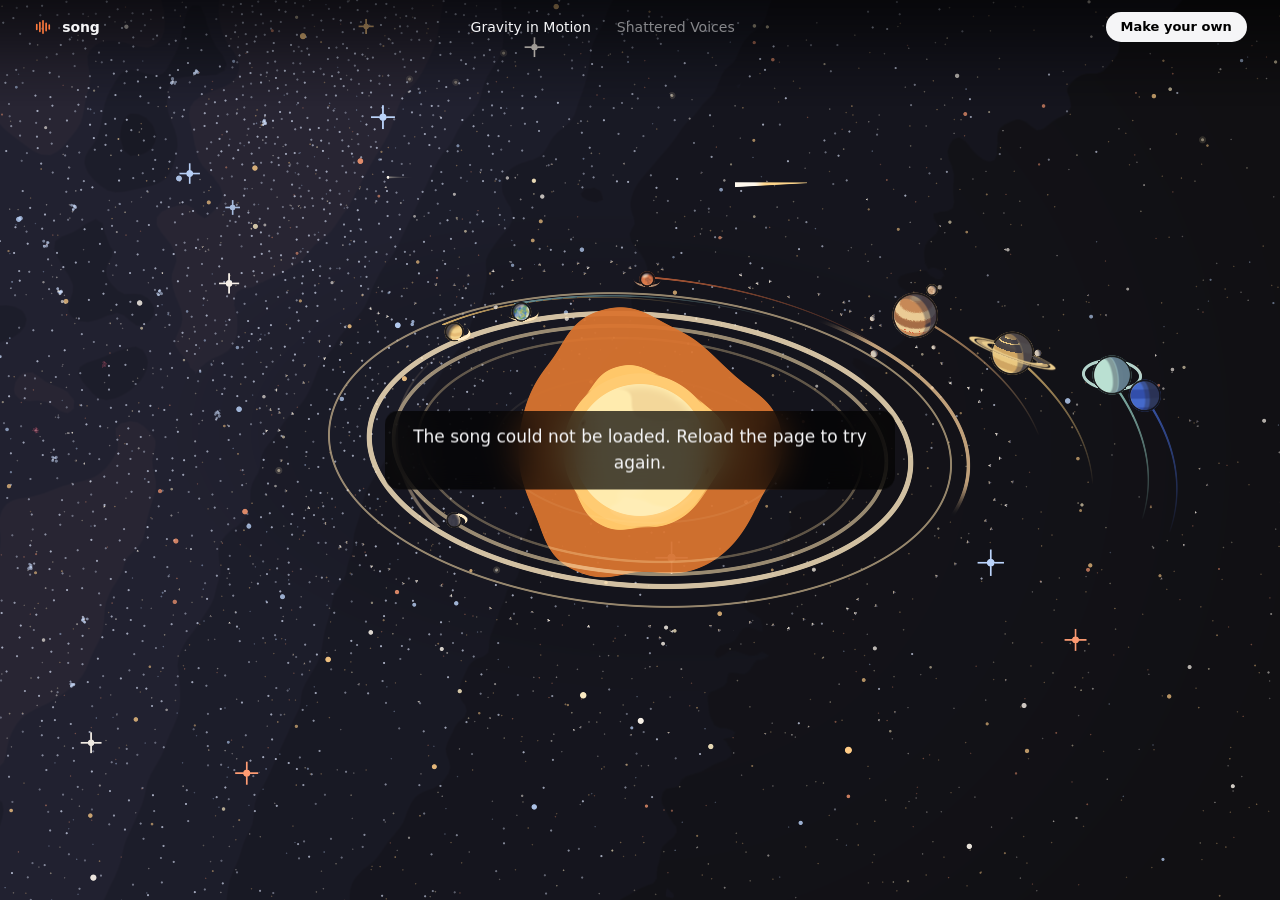
<file: docs/video/index.html>
<!doctype html>
<!-- The player as a static page: `python -m visuals demo` writes it to docs/video/ with the
     songs filled in, beside a compact bundle of each (render.pack). Everything it reads is
     beside it; nothing is fetched from anywhere else. -->
<html lang="en">
<head>
<meta charset="utf-8">
<meta name="viewport" content="width=device-width, initial-scale=1, viewport-fit=cover">
<meta name="color-scheme" content="dark">
<!-- Put on a telephone's home screen, it opens without the browser round it: the picture
     alone, over the whole screen, under the clock and the island too. -->
<meta name="mobile-web-app-capable" content="yes">
<meta name="apple-mobile-web-app-capable" content="yes">
<meta name="apple-mobile-web-app-status-bar-style" content="black-translucent">
<meta name="apple-mobile-web-app-title" content="song">
<link rel="apple-touch-icon" href="icons/icon-180.png">
<link rel="manifest" href="manifest.webmanifest">
<meta name="theme-color" content="#000000">
<title>song: a music video, drawn from the song</title>
<meta name="description" content="A music video drawn live in the browser from the song itself: the solar system, moved by the kick, the bass, the notes and the voice.">
<meta property="og:type" content="website">
<meta property="og:site_name" content="song">
<meta property="og:title" content="song: a music video, drawn from the song">
<meta property="og:description" content="A music video drawn live in the browser from the song itself: the solar system, moved by the kick, the bass, the notes and the voice.">
<meta property="og:url" content="https://jugalm.com/song/video/">
<meta property="og:image" content="https://jugalm.com/song/img/card.jpg">
<meta property="og:image:width" content="1200">
<meta property="og:image:height" content="630">
<meta property="og:image:alt" content="A music video for any song. The Sun and its planets, drawn from a song.">
<link rel="canonical" href="https://jugalm.com/song/video/">
<meta name="twitter:card" content="summary_large_image">
<meta name="twitter:image" content="https://jugalm.com/song/img/card.jpg">
<link rel="icon" href="data:image/svg+xml,%3Csvg xmlns='http://www.w3.org/2000/svg' viewBox='0 0 32 32'%3E%3Crect width='32' height='32' rx='7' fill='%230b0d11'/%3E%3Cpath d='M6 20 L6 12 M11 23 L11 9 M16 26 L16 6 M21 22 L21 10 M26 19 L26 13' stroke='%23ff7a3d' stroke-width='2.6' stroke-linecap='round'/%3E%3C/svg%3E">
<!-- What the player will ask for, asked for now: its scripts, the song's plan, the sky. -->
<link rel="modulepreload" href="player.js">
<link rel="modulepreload" href="bundle.js">
<link rel="modulepreload" href="lyrics.js">
<link rel="preload" as="fetch" crossorigin href="sky/uGalaxyTex.bin.gz">
<link rel="preload" as="fetch" crossorigin href="sky/uStarTex.bin.gz">
<script>
  (function () {
    var track = new URLSearchParams(location.search).get("track") || "gravity-in-motion";
    var link = document.createElement("link");
    link.rel = "preload"; link.as = "fetch"; link.crossOrigin = "anonymous";
    link.href = encodeURIComponent(track) + "/plan.json";
    document.head.appendChild(link);
  })();
</script>
<style>
  @font-face { font-family: "Inter"; font-weight: 300; font-display: swap;
    src: url("fonts/Inter-Light.woff2") format("woff2"); }
  :root {
    color-scheme: dark;
    --ink: #f5f5f7; --dim: rgba(245, 245, 247, .74); --faint: rgba(245, 245, 247, .52); --accent: #ff7a3d;
    --ease: cubic-bezier(.16, .84, .34, 1);
  }
  * { box-sizing: border-box; }
  html, body { margin: 0; height: 100%; overflow: hidden; background: #000; color: var(--dim); }
  body {
    font: 14px/1.5 -apple-system, BlinkMacSystemFont, "SF Pro Text", "Segoe UI", system-ui, sans-serif;
    -webkit-font-smoothing: antialiased; -webkit-text-size-adjust: 100%;
  }
  a { color: inherit; text-decoration: none; }
  button { font: inherit; color: inherit; background: none; border: 0; padding: 0; cursor: pointer; }
  :focus-visible { outline: 2px solid var(--accent); outline-offset: 3px; border-radius: 8px; }
  svg { display: block; }
  [hidden] { display: none !important; }     /* whatever else says how a thing is laid out */

  /* The picture is the page: over the whole window, whatever its shape, and the whole
     screen where the page has it (a telephone's home screen, the browser's full screen).
     How large that is the page's script measures, every frame (`sized`): what CSS is told
     of a telephone's window is not always so. The frame (16:9, or 9:16 held upright) is as
     large as fits inside, in the middle, and the picture goes on round it (player.js, `fit`):
     the words are set in the frame. Everything else is laid over the picture. */
  /* absolute, not fixed, in a page that does not scroll: Safari does not draw what is fixed
     under its glass bar, and does draw the page (tried on Jugal's iPhone, 2026-09-28) */
  #stage { position: absolute; left: 0; top: 0; width: var(--fw, 100vw); height: var(--fh, 100dvh); overflow: hidden; background: #000;
    container-type: size; touch-action: none; user-select: none; -webkit-user-select: none; -webkit-tap-highlight-color: transparent; }
  #frame, #gl { position: absolute; inset: 0; display: block; width: 100%; height: 100%; }
  #gl { opacity: 0; transition: opacity .9s var(--ease); }
  body.ready #gl { opacity: 1; }
  body.clear #gl { cursor: none; }
  /* Before the picture there is nothing over it (the controls came first, over black, with
     "0:00 / 0:00"): they come up with it. If it is slow to come, a quiet sign that it is
     coming, in the colour of the name's mark. */
  body:not(.ready) #over, body:not(.ready) #big { opacity: 0; visibility: hidden; }
  #stage::after { content: ""; position: absolute; left: 50%; top: calc(50% - var(--under, 0px) / 2); width: 10px; height: 10px; margin: -5px;
    border-radius: 50%; background: #ff7a3d; opacity: 0; pointer-events: none; transition: opacity .4s var(--ease); }
  body:not(.ready):not(.failed) #stage::after { opacity: .8; transition-delay: .4s; animation: coming 1.6s ease-in-out infinite; }
  @keyframes coming { 50% { scale: 1.9; opacity: .3; } }
  #lyrics { position: absolute; left: 50%; top: 50%; translate: calc(-50% + var(--aside, 0px)) calc(-50% + var(--lift, 0px)); width: min(100cqw, 100cqh * 16 / 9); aspect-ratio: 16 / 9;
    pointer-events: none; container-type: size; transition: opacity .6s ease; z-index: 2; }       /* over the shades, to be read */
  body.tall #lyrics { width: min(100cqw, 100cqh * 9 / 16); aspect-ratio: 9 / 16; }
  #lyrics .line {
    position: absolute; white-space: nowrap; opacity: 0;
    font-size: max(12px, calc(var(--size) * 100cqh));        /* never too small to read, on a telephone on its side */
    font-family: "Inter", "Helvetica Neue", Helvetica, Arial, sans-serif; font-weight: 300;
    letter-spacing: 0.06em; color: rgb(238, 233, 222);
    text-shadow: 0 0 0.35em rgba(0, 0, 0, 0.55);
  }
  #lyrics .line span { opacity: 0.42; }
  /* a line keeps clear of what is over the picture: it is moved from under it (the player's setClear) */
  #lyrics .line { transition: translate .5s var(--ease), filter .5s var(--ease); }
  #lyrics .line.held { filter: opacity(0); }

  /* What is laid over it: a bar at the head, the controls at the foot, each on a shade that
     deepens to the edge, so they read over whatever the picture is doing. A touch on the
     picture takes them away and another brings them back; a mouse at rest while it plays
     takes them away too. */
  #over { position: absolute; inset: 0; z-index: 1; display: flex; flex-direction: column; justify-content: space-between; pointer-events: none;
    transition: opacity .5s var(--ease), visibility 0s; }
  body.clear #over { opacity: 0; visibility: hidden; transition: opacity .5s var(--ease), visibility 0s .5s; }
  #top, #foot { --side: clamp(24px, 2.6vw, 56px); pointer-events: none;
    padding-left: max(var(--side), env(safe-area-inset-left, 0px)); padding-right: max(var(--side), env(safe-area-inset-right, 0px)); }
  #top > *, #foot > * { pointer-events: auto; }
  #top { display: flex; align-items: center; gap: 28px; min-height: 56px; color: var(--dim);
    padding-top: calc(env(safe-area-inset-top, 0px) + 12px); padding-bottom: 64px;
    background: linear-gradient(to bottom, rgba(0, 0, 0, .62), rgba(0, 0, 0, .44) 30%, rgba(0, 0, 0, .16) 68%, rgba(0, 0, 0, 0)); }
  #top .mark { display: flex; align-items: center; gap: 9px; color: var(--ink); font-weight: 600; letter-spacing: -.01em; }
  #top .mark svg { width: 20px; height: 20px; }
  #songs { display: flex; gap: 26px; margin: 0 auto; }
  #songs button { color: var(--faint); transition: color .25s var(--ease); white-space: nowrap; }
  #songs button:hover { color: var(--ink); }
  #songs button.on { color: var(--ink); cursor: default; }
  #top .get { display: inline-flex; align-items: center; height: 30px; padding: 0 15px; border-radius: 15px; background: var(--ink); color: #000;
    font-size: 13px; font-weight: 600; white-space: nowrap; transition: transform .25s var(--ease); }
  #top .get:hover { transform: scale(1.04); }
  #top .ends { display: flex; align-items: center; gap: 6px; }

  #foot { padding-top: 96px; padding-bottom: calc(env(safe-area-inset-bottom, 0px) + 14px + var(--under, 0px));
    background: linear-gradient(to top, rgba(0, 0, 0, .35), rgba(0, 0, 0, .84) var(--under, 0px), rgba(0, 0, 0, .7) 34%, rgba(0, 0, 0, .36) 68%, rgba(0, 0, 0, 0)); }
  #foot > * { display: block; width: 100%; }
  #caption { margin: 0 0 14px; font-size: 13px; color: var(--dim); display: flex; align-items: baseline; gap: 10px; }
  #caption h1 { margin: 0; font-size: 17px; font-weight: 600; letter-spacing: -.01em; color: var(--ink); }

  /* what was heard: its room is kept when it is turned off, so nothing moves */
  #heard { height: 98px; transition: opacity .6s var(--ease); }
  #heard.off { opacity: 0; }

  /* where in the song: a hair of a line, filled as far as the song has come; its handle is
     there when it is reached for */
  #seek { height: 28px; margin: 6px 0 0; padding: 0; background: none; cursor: pointer;
    -webkit-appearance: none; appearance: none; --p: 0%; }
  #seek::-webkit-slider-runnable-track { height: 2px; border-radius: 1px;
    background: linear-gradient(to right, var(--ink) var(--p), rgba(245, 245, 247, .3) var(--p)); }
  #seek::-webkit-slider-thumb { -webkit-appearance: none; width: 12px; height: 12px; margin-top: -5px; border-radius: 50%; background: var(--ink);
    scale: 0; transition: scale .2s var(--ease); }
  #seek:hover::-webkit-slider-thumb, #seek:active::-webkit-slider-thumb, #seek:focus-visible::-webkit-slider-thumb { scale: 1; }
  /* the time under the pointer, or the finger, over the line */
  #foot { position: relative; }
  #foot > #peek { position: absolute; left: 0; top: 0; width: auto; translate: -50% 0; padding: 3px 8px; border-radius: 7px; background: rgba(0, 0, 0, .72);
    color: var(--ink); font-size: 12px; font-variant-numeric: tabular-nums; pointer-events: none; opacity: 0; transition: opacity .2s var(--ease); }
  #foot > #peek.on { opacity: 1; }
  #seek::-moz-range-track { height: 2px; border-radius: 1px; background: rgba(245, 245, 247, .3); }
  #seek::-moz-range-progress { height: 2px; border-radius: 1px; background: var(--ink); }
  #seek::-moz-range-thumb { width: 12px; height: 12px; border: 0; border-radius: 50%; background: var(--ink); scale: 0; transition: scale .2s var(--ease); }
  #seek:hover::-moz-range-thumb, #seek:active::-moz-range-thumb { scale: 1; }

  /* the controls: play and the time, the camera, and what is shown */
  #bar { display: grid !important; grid-template-columns: 1fr auto 1fr; align-items: center; gap: 10px 20px; min-height: 44px; }
  #bar .left { display: flex; align-items: center; gap: 14px; }
  #bar .right { display: flex; align-items: center; gap: 4px; justify-content: flex-end; }
  .icon { width: 40px; height: 40px; border-radius: 12px; display: grid; place-items: center; color: var(--dim);
    transition: color .25s var(--ease), background .25s var(--ease), opacity .25s var(--ease); }
  .icon svg { width: 20px; height: 20px; }
  .icon:hover { color: var(--ink); }
  .icon[aria-pressed="true"] { color: var(--ink); background: rgba(245, 245, 247, .14); }
  .icon[disabled] { opacity: .3; cursor: default; }
  #play { position: relative; flex: none; width: 40px; height: 40px; border-radius: 50%; background: var(--ink); color: #000; font-size: 0;
    transition: transform .25s var(--ease); }
  #play:hover { transform: scale(1.06); }
  #play::before { content: ""; position: absolute; inset: 0; margin: auto; translate: 1.5px 0; width: 17px; height: 17px; background: currentColor;
    -webkit-mask: var(--shape) center / contain no-repeat; mask: var(--shape) center / contain no-repeat;
    --shape: url("data:image/svg+xml,%3Csvg xmlns='http://www.w3.org/2000/svg' viewBox='0 0 24 24'%3E%3Cpath d='M6 3.5v17l14-8.5z'/%3E%3C/svg%3E"); }
  body.playing #play::before { translate: 0 0;
    --shape: url("data:image/svg+xml,%3Csvg xmlns='http://www.w3.org/2000/svg' viewBox='0 0 24 24'%3E%3Cpath d='M6 4h4.2v16H6zM13.8 4H18v16h-4.2z'/%3E%3C/svg%3E"); }
  #time { display: inline-block; line-height: 40px; color: var(--dim); font-variant-numeric: tabular-nums; white-space: nowrap; min-width: 11ch; }
  /* another song: this one goes dark first, and the next comes out of the dark as it draws */
  #stage { transition: opacity .35s var(--ease); }
  body.leaving #stage { opacity: 0; }
  #time b { color: var(--ink); font-weight: 400; }
  /* the three cameras: the one taken is a light under its name, which slides to the next */
  .seg { position: relative; display: grid; grid-auto-flow: column; grid-auto-columns: 1fr; height: 34px; border-radius: 17px; font-size: 13px;
    background: rgba(120, 120, 128, .32); -webkit-backdrop-filter: blur(18px) saturate(1.6); backdrop-filter: blur(18px) saturate(1.6); }
  .seg::before { content: ""; position: absolute; top: 0; bottom: 0; left: 0; width: calc(100% / var(--n, 3)); border-radius: 17px; background: var(--ink);
    translate: calc(var(--i, 0) * 100%) 0; transition: translate .45s var(--ease); }
  .seg:not([style]) { visibility: hidden; }
  .seg button { position: relative; padding: 0 16px; color: var(--ink); transition: color .3s var(--ease); white-space: nowrap; }
  .seg button.on { color: #000; }

  /* the way in, over the picture until it first plays, as the play button is; and the sign
     that a touch has stopped it or started it: glass, so the picture is still there behind */
  #big, #blip { position: absolute; z-index: 3; left: 50%; top: calc(50% - var(--under, 0px) / 2); width: 84px; height: 84px; margin: -42px 0 0 -42px; border-radius: 50%;
    display: grid; place-items: center; }
  /* the way in says what it does: the song begins, with its sound */
  #big { width: auto; height: 56px; margin: 0; translate: -50% -50%; padding: 0 26px 0 22px; border-radius: 28px; display: inline-flex; align-items: center; gap: 10px;
    background: var(--ink); color: #000; font-size: 17px; font-weight: 600; white-space: nowrap; }
  #blip { color: var(--ink); background: rgba(22, 22, 26, .46);
    -webkit-backdrop-filter: blur(22px) saturate(1.4); backdrop-filter: blur(22px) saturate(1.4); }
  #big { transition: transform .25s var(--ease), opacity .4s var(--ease), visibility 0s; }
  #big:hover { transform: scale(1.06); }
  #big svg { width: 20px; height: 20px; }
  #big[disabled], body.played #big { opacity: 0; visibility: hidden; pointer-events: none; transition: transform .25s var(--ease), opacity .4s var(--ease), visibility 0s .4s; }
  #blip { opacity: 0; pointer-events: none; }
  #blip::before { content: ""; width: 30px; height: 30px; background: currentColor;
    -webkit-mask: var(--shape) center / contain no-repeat; mask: var(--shape) center / contain no-repeat;
    --shape: url("data:image/svg+xml,%3Csvg xmlns='http://www.w3.org/2000/svg' viewBox='0 0 24 24'%3E%3Cpath d='M6 4h4.2v16H6zM13.8 4H18v16h-4.2z'/%3E%3C/svg%3E"); }
  #blip.play::before { translate: 2px 0;
    --shape: url("data:image/svg+xml,%3Csvg xmlns='http://www.w3.org/2000/svg' viewBox='0 0 24 24'%3E%3Cpath d='M6 3.5v17l14-8.5z'/%3E%3C/svg%3E"); }
  #blip.shown { animation: blip .7s var(--ease) both; }
  @keyframes blip { from { opacity: 1; scale: .82; } 30% { opacity: 1; } to { opacity: 0; scale: 1.14; } }

  /* the song's end: what there is to do next, over its last picture, lightly shaded, in the
     sky above the Sun (the controls come back below it) */
  #end { position: absolute; inset: 0; display: grid; place-content: start center; justify-items: center; gap: 22px; padding-top: max(20vh, 120px); background: rgba(0, 0, 0, .24);
    opacity: 0; visibility: hidden; transition: opacity .9s var(--ease), visibility 0s .9s; }
  body.ended #end { opacity: 1; visibility: visible; transition: opacity .9s var(--ease) .3s, visibility 0s; }
  #end .again { display: inline-flex; align-items: center; gap: 10px; height: 48px; padding: 0 26px 0 22px; border-radius: 24px; background: var(--ink); color: #000;
    font-size: 17px; font-weight: 600; transition: transform .25s var(--ease); }
  #end .again:hover { transform: scale(1.04); }
  #end .again svg { width: 18px; height: 18px; }
  #end .more { display: flex; flex-wrap: wrap; justify-content: center; gap: 8px 28px; font-size: 17px; color: var(--ink); }
  #end .more > * { min-height: 40px; display: inline-flex; align-items: center; }
  #end .more > *::after { content: "\203A"; margin-left: .35em; }
  #end .more > *:hover { text-decoration: underline; text-underline-offset: 4px; }

  #error, .said { position: absolute; left: 50%; top: calc(50% - var(--under, 0px) / 2); translate: -50% -50%; max-width: min(80cqw, 30em); text-align: center; color: var(--ink); font-size: 17px;
    padding: 14px 20px; border-radius: 14px; background: rgba(0, 0, 0, .7); -webkit-backdrop-filter: blur(18px); backdrop-filter: blur(18px); }
  #error[hidden] { display: none; }
  body.failed #foot, body.failed #big { display: none; }
  /* ?measure=1: what this screen says of itself, and how the picture is kept up with */
  #measure { position: absolute; left: max(10px, env(safe-area-inset-left, 0px)); top: 50%; translate: 0 -50%; margin: 0; padding: 8px 10px; border-radius: 8px;
    font: 10px/1.45 ui-monospace, Menlo, monospace; color: var(--ink); background: rgba(0, 0, 0, .66); pointer-events: none; white-space: pre; }
  #own { display: none; }                    /* what player.js keeps for itself: this page has its own */

  /* ?bare=1: the picture alone, filling its frame: the landing page's hero, which has the
     controls it wants of its own and reaches the player through window.player */
  body.bare #over, body.bare #big, body.bare #blip, body.bare #end { display: none; }
  body.bare #gl { opacity: 1; transition: none; cursor: default; }

  /* a finger: larger to touch */
  @media (pointer: coarse) {
    .icon, #play { width: 44px; height: 44px; }
    #time { line-height: 44px; }
    #songs button { min-height: 40px; }
  }
  /* narrow: the songs have a line of their own, and the camera another */
  @media (max-width: 720px) {
    #top, #foot { --side: 16px; }
    #top { flex-wrap: wrap; justify-content: space-between; gap: 0 16px; padding-bottom: 48px; }
    #songs { order: 3; flex: 0 0 100%; justify-content: center; margin: 4px 0 0; }
    #bar { grid-template-columns: 1fr auto; }
    #bar .seg { grid-column: 1 / -1; grid-row: 2; height: 38px; border-radius: 19px; }
    #bar .seg::before { border-radius: 19px; }
    #foot { padding-top: 72px; }
  }
  /* telephones: the controls closer, so the row fits with every button it may have; the
     narrowest, the cameras closer too */
  @media (max-width: 430px) {
    #bar { gap: 10px 8px; }
    #bar .left { gap: 10px; }
    #time { min-width: 0; }
  }
  @media (max-width: 360px) {
    #bar .seg button { padding: 0 10px; }
  }
  /* short (a phone on its side): what was heard is left out */
  @media (max-height: 600px) {
    #heard, #hears { display: none !important; }
  }
  @media (max-height: 600px) and (orientation: landscape) {
    #caption { display: none !important; }
    #top { padding-bottom: 36px; }
    #foot { padding-top: 56px; }
  }
  @media (prefers-reduced-motion: reduce) {
    .seg::before, #big, #play, #heard, #over, #gl, #end { transition: none; }
    #blip.shown { animation-duration: .01s; }
    body:not(.ready):not(.failed) #stage::after { animation: none; }
  }
</style>
</head>
<body data-bundles="./" data-track="gravity-in-motion" data-songs="[{&quot;slug&quot;: &quot;gravity-in-motion&quot;, &quot;title&quot;: &quot;Gravity in Motion&quot;}, {&quot;slug&quot;: &quot;shattered-voices&quot;, &quot;title&quot;: &quot;Shattered Voices&quot;}]">
  <main id="stage">
    <canvas id="gl" width="1280" height="720" role="img" aria-label="The music video, drawn live: the Sun and its planets, moving with the song"></canvas>
    <div id="end" aria-hidden="true">
      <button class="again" id="again"><svg viewBox="0 0 24 24" fill="none" stroke="currentColor" stroke-width="2.2" stroke-linecap="round" stroke-linejoin="round" aria-hidden="true"><path d="M4.5 12a7.5 7.5 0 1 0 2.4-5.5"/><path d="M4.5 4.5v3.2h3.2"/></svg>Play again</button>
      <span class="more" id="others"><a href="../#get">Make your own</a></span>
    </div>
    <div id="over">
      <header id="top">
        <a class="mark" href="../" aria-label="song">
          <svg viewBox="0 0 32 32" aria-hidden="true"><path d="M6 20V12M11 23V9M16 26V6M21 22V10M26 19V13" stroke="#ff7a3d" stroke-width="2.6" stroke-linecap="round" fill="none"/></svg>song
        </a>
        <nav id="songs" aria-label="Song"></nav>
        <span class="ends">
          <button class="icon" id="unmute" aria-label="Sound on" title="Sound on" hidden>
            <svg viewBox="0 0 24 24" fill="none" stroke="currentColor" stroke-width="1.7" stroke-linecap="round" stroke-linejoin="round" aria-hidden="true"><path d="M4 9.5v5h3.5L12 18V6L7.5 9.5z"/><path d="m16 9.5 5 5M21 9.5l-5 5"/></svg>
          </button>
          <a class="get" href="../#get">Make your own</a>
        </span>
      </header>
      <div id="foot">
        <div id="caption"><h1 id="title">Gravity in Motion</h1><span>Jugal Manjeshwar</span></div>
        <canvas id="heard" role="img" aria-label="The kick, the bass, the notes and the voice, as they were heard"></canvas>
        <input id="seek" type="range" min="0" max="1" step="0.001" value="0" aria-label="Position in the song">
        <span id="peek" aria-hidden="true"></span>
        <div id="bar">
          <span class="left">
            <button id="play">play</button>
            <span id="time"><b>0:00</b> / 0:00</span>
          </span>
          <span class="seg" id="cams" role="group" aria-label="Camera"></span>
          <span class="right">
            <button class="icon" id="share" aria-label="Share this moment" title="Share this moment">
              <svg viewBox="0 0 24 24" fill="none" stroke="currentColor" stroke-width="1.7" stroke-linecap="round" stroke-linejoin="round" aria-hidden="true"><path d="M12 14.5V4M8 7.5l4-4 4 4"/><path d="M8.5 10.5H7A1.5 1.5 0 0 0 5.5 12v6.5A1.5 1.5 0 0 0 7 20h10a1.5 1.5 0 0 0 1.5-1.5V12a1.5 1.5 0 0 0-1.5-1.5h-1.5"/></svg>
            </button>
            <button class="icon" id="words" aria-pressed="false" aria-label="Lyrics" title="Lyrics">
              <svg viewBox="0 0 24 24" fill="none" stroke="currentColor" stroke-width="1.7" stroke-linecap="round" stroke-linejoin="round" aria-hidden="true"><rect x="3.5" y="5" width="17" height="14" rx="3"/><path d="M7.5 11h4M14 11h2.5M7.5 14.5h2.5M12.5 14.5h4"/></svg>
            </button>
            <button class="icon" id="hears" aria-pressed="true" aria-label="What it heard: kick, bass, notes, voice" title="What it heard: kick, bass, notes, voice">
              <svg viewBox="0 0 24 24" fill="none" stroke="currentColor" stroke-width="1.7" stroke-linecap="round" aria-hidden="true"><path d="M4.5 14v-4M8.25 17V7M12 19.5v-15M15.75 16.5v-9M19.5 13.5v-3"/></svg>
            </button>
            <button class="icon" id="full" aria-label="Full screen" title="Full screen">
              <svg viewBox="0 0 24 24" fill="none" stroke="currentColor" stroke-width="1.7" stroke-linecap="round" stroke-linejoin="round" aria-hidden="true"><path d="M4.5 9V6a1.5 1.5 0 0 1 1.5-1.5h3M15 4.5h3A1.5 1.5 0 0 1 19.500 6v3M19.5 15v3a1.5 1.5 0 0 1-1.500 1.500h-3M9 19.500H6A1.5 1.5 0 0 1 4.500 18v-3"/></svg>
            </button>
          </span>
        </div>
      </div>
    </div>
    <button id="big" disabled><svg viewBox="0 0 24 24" aria-hidden="true"><path d="M6 3.5v17l14-8.5z" fill="currentColor"/></svg>Play with sound</button>
    <div id="blip" aria-hidden="true"></div>
    <div id="error" role="alert" hidden></div>
    <pre id="measure" hidden></pre>
    <noscript><p class="said">This video is drawn live by JavaScript. Turn it on to watch.</p></noscript>
  </main>
  <div id="own"><span id="clock"></span><span id="readout">loading</span><span id="fps"></span><span id="choices"></span></div>
  <!-- The song, in a video element: Chrome starts a silent video unasked, and a silent audio
       element only where the visitor has played one before. Nothing of it is drawn. -->
  <video id="audio" preload="auto" playsinline hidden></video>
  <script type="module">
    // The page's own controls, over the player's (window.player): the songs, play and the
    // time, the three cameras, the words, what was heard, the full screen.
    const $ = (id) => document.getElementById(id);
    const params = new URLSearchParams(location.search);
    const body = document.body, stage = $("stage"), gl = $("gl");
    const audio = $("audio"), big = $("big"), seek = $("seek"), time = $("time");
    const keep = (name, value, fallback) => {             // (a default is left out of the address)
      const url = new URL(location.href);
      if (value === fallback) url.searchParams.delete(name); else url.searchParams.set(name, value);
      history.replaceState(null, "", url);
    };

    // The songs: one page each (?track=), so a switch is a fresh page; the camera and the
    // words go along in the address, and it plays on if the browser allows it. A song the
    // page has not got is the first it has (said before the player reads the address).
    const songs = JSON.parse(body.dataset.songs);
    let here = params.get("track") || body.dataset.track;
    if (!songs.some((s) => s.slug === here)) {
      here = body.dataset.track;
      const url = new URL(location.href); url.searchParams.delete("track"); history.replaceState(null, "", url);
    }
    const go = (song) => {
      if (song.slug === here) return;
      const url = new URL(location.href);
      url.searchParams.set("track", song.slug);
      url.searchParams.delete("t");
      url.searchParams.set("play", "1");
      if (!audio.muted) url.searchParams.delete("muted");      // it goes on as it is heard now
      body.classList.add("leaving");
      const v = audio.volume, t0 = performance.now();
      (function quiet() { const w = Math.min((performance.now() - t0) / 300, 1); audio.volume = v * (1 - w); if (w < 1) requestAnimationFrame(quiet); })();
      setTimeout(() => location.assign(url), 340);
    };
    for (const song of songs) {
      const b = document.createElement("button");
      b.textContent = song.title;
      b.classList.toggle("on", song.slug === here);
      if (song.slug === here) b.setAttribute("aria-current", "true");
      b.addEventListener("click", () => go(song));
      $("songs").appendChild(b);
      if (song.slug !== here) {                             // and at the song's end, the others
        const other = document.createElement("button");
        other.textContent = song.title;
        other.addEventListener("click", () => go(song));
        $("others").prepend(other);
      }
    }
    const now = songs.find((s) => s.slug === here);
    if (now) { $("title").textContent = now.title; document.title = `${now.title} · song`; }

    // What it is opened on. From a telephone's home screen there is no browser round it.
    // ?full=1: a link to the picture with nothing over it; the first touch, which starts it
    // with its sound, also asks the browser for its own full screen, where it has one.
    const home = navigator.standalone === true || matchMedia("(display-mode: standalone), (display-mode: fullscreen)").matches;
    const alone = Boolean(params.get("full")) || home;
    const handheld = matchMedia("(hover: none) and (pointer: coarse)").matches;
    const phone = handheld && Math.min(screen.width, screen.height) < 600;
    const own = Boolean(document.fullscreenEnabled && stage.requestFullscreen);
    // A telephone draws as many pixels as it was seen to keep up with, and fewer if it
    // cannot (the player's ?maxpixels, ?maxheight, ?adapt).
    body.dataset.adapt = "1";
    if (!params.get("bare") && !params.get("play")) body.dataset.still = "1";        // until it plays, the song's strongest moment
    if (phone) body.dataset.maxpixels = "2600000";         // an iPhone at its own 1206x2142: 60 a second, none over 18 ms (2026-09-28)
    else if (handheld) body.dataset.maxheight = "1080";
    else body.dataset.maxpixels = String(2560 * 1440);        // (a window wider than 16:9 is not more to draw)

    // What is over the picture, there or away (body.clear). A finger: a touch on the picture
    // takes it away or brings it back, and two touches stop the song or start it. A mouse:
    // a click stops and starts, as on any video; it is there while the mouse moves, and
    // goes when it has been still for three seconds of the song.
    let touch = handheld, tapped = 0, hiding = 0, resting = 0, strip = null;
    const shown = () => !body.classList.contains("clear");
    const clear = (on) => {
      body.classList.toggle("clear", on);
      clearTimeout(resting);                                // what was heard is not drawn where it is not seen
      if (!on && strip) strip.rest(false);
      if (on) resting = setTimeout(() => { if (strip && !shown()) strip.rest(true); }, 600);
    };
    const later = (after = 3000) => {
      clearTimeout(hiding);
      hiding = setTimeout(() => {
        if (!audio.paused && !stage.querySelector("#over :hover, #over :focus-visible")) clear(true);
      }, after);
    };
    const show = () => { clear(false); clearTimeout(hiding); if (!touch && !audio.paused) later(); };
    if (alone) clear(true);

    const blip = $("blip");
    const sign = (playing) => {
      blip.classList.remove("shown");
      blip.classList.toggle("play", playing);
      void blip.offsetWidth;                                // so that it begins again
      blip.classList.add("shown");
    };
    const toggle = () => {
      if (body.classList.contains("played")) sign(audio.paused);
      else if (alone && own && !document.fullscreenElement) stage.requestFullscreen().catch(() => {});
      $("play").click();
    };
    stage.addEventListener("pointerdown", (e) => { touch = e.pointerType !== "mouse"; }, true);
    stage.addEventListener("pointermove", (e) => { if (e.pointerType === "mouse") { touch = false; show(); } });
    stage.addEventListener("focusin", (e) => { if (e.target.closest("#over")) show(); });
    big.addEventListener("click", () => { audio.muted = false; toggle(); });      // it says "with sound
    gl.addEventListener("click", () => {
      clearTimeout(hiding);
      if (!touch || !body.classList.contains("played")) { toggle(); return; }
      const at = performance.now(), twice = at - tapped < 320;
      tapped = twice ? 0 : at;
      clear(shown());                                       // (the second of two touches puts it back as it was)
      if (twice) toggle();
    });
    audio.addEventListener("play", () => {
      const first = !body.classList.contains("played");
      body.classList.add("played", "playing");
      if (!touch || first) later();                         // the first time, a finger's too: the picture has the screen
    });
    audio.addEventListener("pause", () => { body.classList.remove("playing"); show(); });
    // the end: what there is to do next
    const end = $("end"), ended = (on) => { body.classList.toggle("ended", on); end.setAttribute("aria-hidden", String(!on)); end.inert = !on; };
    ended(false);
    audio.addEventListener("ended", () => ended(true));
    for (const what of ["play", "seeking"]) audio.addEventListener(what, () => ended(false));
    $("again").addEventListener("click", () => { audio.currentTime = 0; audio.play(); });

    // what was heard: drawn from when there is a player, faded when turned off
    const heard = $("heard"), bare = Boolean(params.get("bare") || params.get("embed"));
    let hearing = params.get("heard") !== "off";
    const hear = async () => {
      heard.classList.toggle("off", !hearing);
      $("hears").setAttribute("aria-pressed", String(hearing));
      if (hearing && !strip && !bare && window.player) {
        strip = (await import("./heard.js")).strip(heard, window.player);
        strip.rest(!shown());
      }
      if (!hearing && strip) { const was = strip; strip = null; setTimeout(() => { if (!hearing) was.stop(); else strip = was; }, 700); }
    };
    $("hears").addEventListener("click", () => { hearing = !hearing; keep("heard", hearing ? "on" : "off", "on"); hear(); });
    hear();

    // The words keep clear of what is over the picture (the player's setClear): between the
    // bar's foot and the controls' head, while they are there.
    function cleared(player) {
      if (!shown()) return player.setClear(null, null);
      const gap = Math.max(8, 0.012 * innerHeight);
      const first = [...$("foot").children].find((c) => c.offsetParent && !c.classList.contains("off"));
      const head = Math.max(...[...$("top").children].map((c) => c.getBoundingClientRect().bottom)) + gap;
      player.setClear(Math.round(head), first ? Math.round(first.getBoundingClientRect().top - gap) : null);
    }

    const clock = (t) => `${Math.floor(t / 60)}:${String(Math.floor(t % 60)).padStart(2, "0")}`;
    function ready(player) {
      // the cameras: the light slides to the one taken, as the picture moves to it
      const cams = $("cams"), names = player.variants("camera");
      const taken = () => {
        cams.style.setProperty("--n", names.length);
        cams.style.setProperty("--i", Math.max(names.indexOf(player.chosen.camera), 0));
        for (const b of cams.children) {
          b.classList.toggle("on", b.dataset.name === player.chosen.camera);
          b.setAttribute("aria-pressed", String(b.dataset.name === player.chosen.camera));
        }
      };
      // what each is, for a visitor who has not seen them (cosmos.py's `cameras`)
      const what = { static: "The whole system, held still", hybrid: "The whole system, turning slowly and leaning in", cinematic: "A shot for each part of the song" };
      for (const name of names) {
        const b = document.createElement("button");
        b.textContent = name.charAt(0).toUpperCase() + name.slice(1);
        b.dataset.name = name;
        if (what[name]) b.title = what[name];
        b.addEventListener("click", () => { player.choose("camera", name, 1.2); taken(); });
        cams.appendChild(b);
      }
      if (names.length) taken(); else cams.hidden = true;

      // the words, where the song has them
      const words = $("words");
      const worded = () => words.setAttribute("aria-pressed", String(player.lyrics === true));
      if (player.lyrics === null) { words.disabled = true; words.title = "This song has no lyrics"; }
      words.addEventListener("click", () => { player.setLyrics(!player.lyrics); worded(); });
      worded();

      // the time, and how far along the line the song has come
      let said = "", copied = 0;
      const total = clock(player.duration);
      const tick = () => {
        requestAnimationFrame(tick);
        if (!bare) cleared(player);                         // (the picture alone in another page: that page says)
        if (!shown()) return;
        const t = player.time();
        seek.style.setProperty("--p", `${(100 * Number(seek.value) / player.duration).toFixed(2)}%`);
        const say = clock(t);
        if (say === said || performance.now() < copied) return;
        said = say;
        time.innerHTML = `<b>${say}</b> / ${total}`;
        seek.setAttribute("aria-valuetext", `${say} of ${total}`);
      };
      requestAnimationFrame(tick);

      // the song's big moments, marked on the line (where it comes back in, at full)
      const marks = (player.drops || []).map((d) => `${(100 * d / player.duration).toFixed(2)}% 50%`);
      if (marks.length) Object.assign(seek.style, {
        backgroundImage: marks.map(() => "linear-gradient(rgba(245,245,247,.6), rgba(245,245,247,.6))").join(","),
        backgroundSize: marks.map(() => "2px 8px").join(","), backgroundPosition: marks.join(","), backgroundRepeat: "no-repeat" });
      // and where the pointer is on it, as a time
      const peek = $("peek"), foot = $("foot");
      const peeked = (x) => {
        const r = seek.getBoundingClientRect(), f = foot.getBoundingClientRect();
        const p = Math.min(Math.max((x - r.left) / r.width, 0), 1);
        peek.textContent = clock(p * player.duration);
        peek.style.left = `${Math.min(Math.max(x - f.left, 28), f.width - 28)}px`;
        peek.style.top = `${r.top - f.top - 20}px`;
        peek.classList.add("on");
      };
      seek.addEventListener("pointermove", (e) => peeked(e.clientX));
      seek.addEventListener("pointerdown", (e) => peeked(e.clientX));
      for (const what of ["pointerleave", "pointerup", "pointercancel"]) seek.addEventListener(what, () => peek.classList.remove("on"));

      // a link to this moment, with the camera and what is shown: the telephone's own way
      // of sending it, or copied where there is none
      $("share").addEventListener("click", () => {
        const url = new URL(location.href); url.searchParams.set("t", audio.currentTime.toFixed(1));
        url.searchParams.delete("play"); url.searchParams.delete("muted");
        history.replaceState(null, "", url);
        const told = (text) => { time.textContent = text; said = ""; copied = performance.now() + 1400; };
        if (navigator.share && handheld) navigator.share({ title: document.title, url: url.href }).catch(() => {});
        else if (navigator.clipboard) navigator.clipboard.writeText(url.href).then(() => told("Link copied"), () => {});
      });

      hear();
    }

    // The window, asked every frame: a telephone does not always say when it has been
    // turned, or says so before its window has its new size. The stage is as large as it
    // is, and the frame's shape is the window's: tall in one held upright (unless the
    // address says which, ?shape=).
    // A telephone's browser whose bars are glass over the page (Safari's, since iOS 26) shows
    // what is under them: the picture goes on under the bar at the foot, as far as the
    // screen's own foot (Safari says its window with the bars away, 100lvh, is less than
    // that: 754 of 812 points on Jugal's iPhone), and what is laid over it stays above the
    // bar (--under), the Sun in the middle of what is seen. What goes past the screen's foot
    // is not seen, and costs nothing but pixels.
    const follows = !["tall", "wide"].includes(params.get("shape"));
    const near = (a, b) => Math.abs(a - b) <= 0.15 * b;
    const tallest = document.createElement("div");
    tallest.style.cssText = "position:fixed;left:0;top:0;width:0;height:100lvh;visibility:hidden;pointer-events:none";
    body.appendChild(tallest);
    let measured = "", under = 0, lifted = null;
    function sized() {
      let W = innerWidth, H = innerHeight;
      // From the home screen the page has the whole screen, and its window is said short of
      // it (by the clock's bar): the screen's own size is what is true there.
      if (home && handheld && !document.fullscreenElement) {
        const long = Math.max(screen.width, screen.height), short = Math.min(screen.width, screen.height);
        const [w, h] = W > H ? [long, short] : [short, long];
        if (near(W, w) && near(H, h)) [W, H] = [w, h];
      }
      if (!W || !H) return;
      if (follows && window.player) window.player.setShape(W > H ? "wide" : "tall");
      if (window.player && !bare && lifted !== under) { window.player.setLift(-Math.round(under / 2)); lifted = under; }
      if (`${W} ${H}` === measured) return;
      measured = `${W} ${H}`;
      const long = Math.max(screen.width, screen.height), short = Math.min(screen.width, screen.height);
      const foot = handheld ? (W > H ? short : long) : 0;          // the screen's own height, this way up
      under = home || bare || document.fullscreenElement ? 0 : Math.max(0, Math.min(Math.max(tallest.offsetHeight, foot) - H, 0.3 * H));
      body.style.setProperty("--fw", `${W}px`);
      body.style.setProperty("--fh", `${H + under}px`);
      body.style.setProperty("--under", `${under}px`);
    }
    (function watch() { sized(); requestAnimationFrame(watch); })();

    // Full screen: the browser's own, where it has one for more than a video (a telephone's
    // Safari has not: there the page is as much of the screen as a page can be).
    const full = $("full");
    full.hidden = !own;
    full.addEventListener("click", () => {
      if (document.fullscreenElement) document.exitFullscreen();
      else stage.requestFullscreen().catch(() => {});
    });
    addEventListener("keydown", (e) => {
      if (!touch) show();
      if (e.key === "f" && !e.metaKey && !e.ctrlKey && own) full.click();
    });

    // opened silent (?muted=1): a way to have its sound, there while it has none
    const unmute = $("unmute"), muted = () => { unmute.hidden = !audio.muted; };
    audio.addEventListener("volumechange", muted);
    unmute.addEventListener("click", () => { audio.muted = false; if (audio.paused) audio.play().catch(() => {}); });
    muted();

    // what went wrong, said plainly, over the picture (what the player says of it is for its maker)
    const error = $("error");
    audio.addEventListener("error", () => { if (error.hidden) { error.textContent = "The song could not be loaded."; error.hidden = false; } });
    new MutationObserver(() => {
      if (error.hidden || body.classList.contains("failed")) return;
      body.classList.add("failed");
      console.error(error.textContent);
      error.textContent = /WebGL2/.test(error.textContent)
        ? "This browser cannot draw the video. A recent Safari, Chrome or Firefox can."
        : /song could not/.test(error.textContent) ? "The song could not be loaded. Reload the page to try again."
        : "The video could not be loaded. Reload the page to try again.";
      clear(false);
    }).observe(error, { attributes: true, attributeFilter: ["hidden"] });

    if (params.get("measure")) {
      const box = $("measure"), probe = document.createElement("div");
      probe.style.cssText = "position:fixed;visibility:hidden;padding:env(safe-area-inset-top,0px) env(safe-area-inset-right,0px) env(safe-area-inset-bottom,0px) env(safe-area-inset-left,0px)";
      body.appendChild(probe);
      box.hidden = false;
      const px = (v) => Math.round(parseFloat(v));
      setInterval(() => {
        const s = stage.getBoundingClientRect(), safe = getComputedStyle(probe), v = window.visualViewport, words = $("lyrics");
        const f = words ? words.getBoundingClientRect() : s;
        box.textContent = [
          `window  ${innerWidth} x ${innerHeight}`,
          `root    ${document.documentElement.clientWidth} x ${document.documentElement.clientHeight}`,
          v ? `visual  ${Math.round(v.width)} x ${Math.round(v.height)}  at ${Math.round(v.offsetLeft)},${Math.round(v.offsetTop)}  x${v.scale.toFixed(2)}` : "visual  none",
          `screen  ${screen.width} x ${screen.height}  x${devicePixelRatio}  ${screen.orientation ? screen.orientation.type : window.orientation}`,
          `safe    ${px(safe.paddingTop)} ${px(safe.paddingRight)} ${px(safe.paddingBottom)} ${px(safe.paddingLeft)}`,
          `home ${home ? "yes" : "no"}  finger ${handheld ? "yes" : "no"}  phone ${phone ? "yes" : "no"}  full ${document.fullscreenElement ? "yes" : own ? "no" : "none"}`,
          `stage   ${Math.round(s.width)} x ${Math.round(s.height)}  at ${Math.round(s.left)},${Math.round(s.top)}  under the bar ${under}`,
          `frame   ${Math.round(f.width)} x ${Math.round(f.height)}  ${window.player ? window.player.shape : ""}`,
          `drawn   ${gl.width} x ${gl.height}  ${(gl.width * gl.height / 1e6).toFixed(2)} MP`,
          `rate    ${audio.paused ? "paused" : $("fps").textContent}`,
        ].join("\n");
      }, 500);
    }

    // the big button is only offered once the picture can play
    new MutationObserver((_, watch) => {
      if (!body.classList.contains("ready") || !window.player) return;
      watch.disconnect();
      big.disabled = false;
      ready(window.player);
    }).observe(body, { attributes: true, attributeFilter: ["class"] });
  </script>
  <script type="module" src="player.js"></script>
</body>
</html>
</file>
